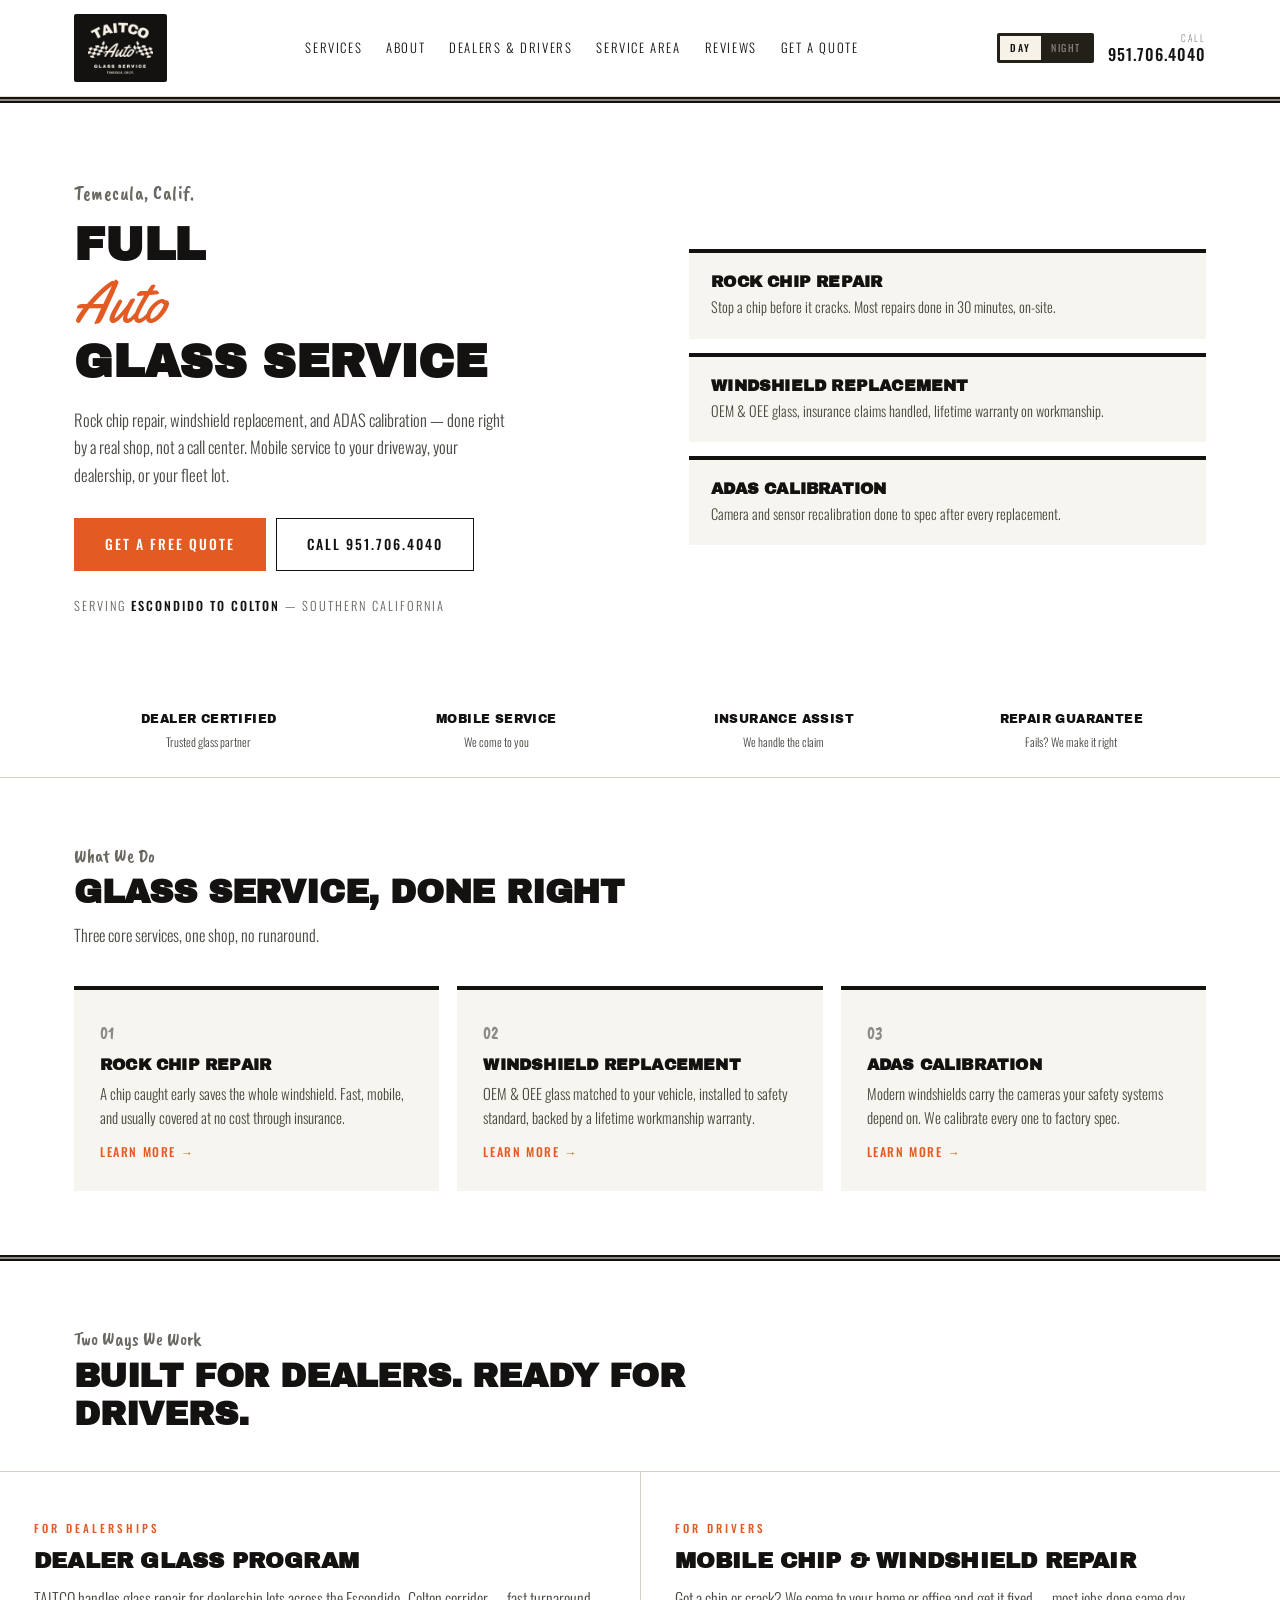
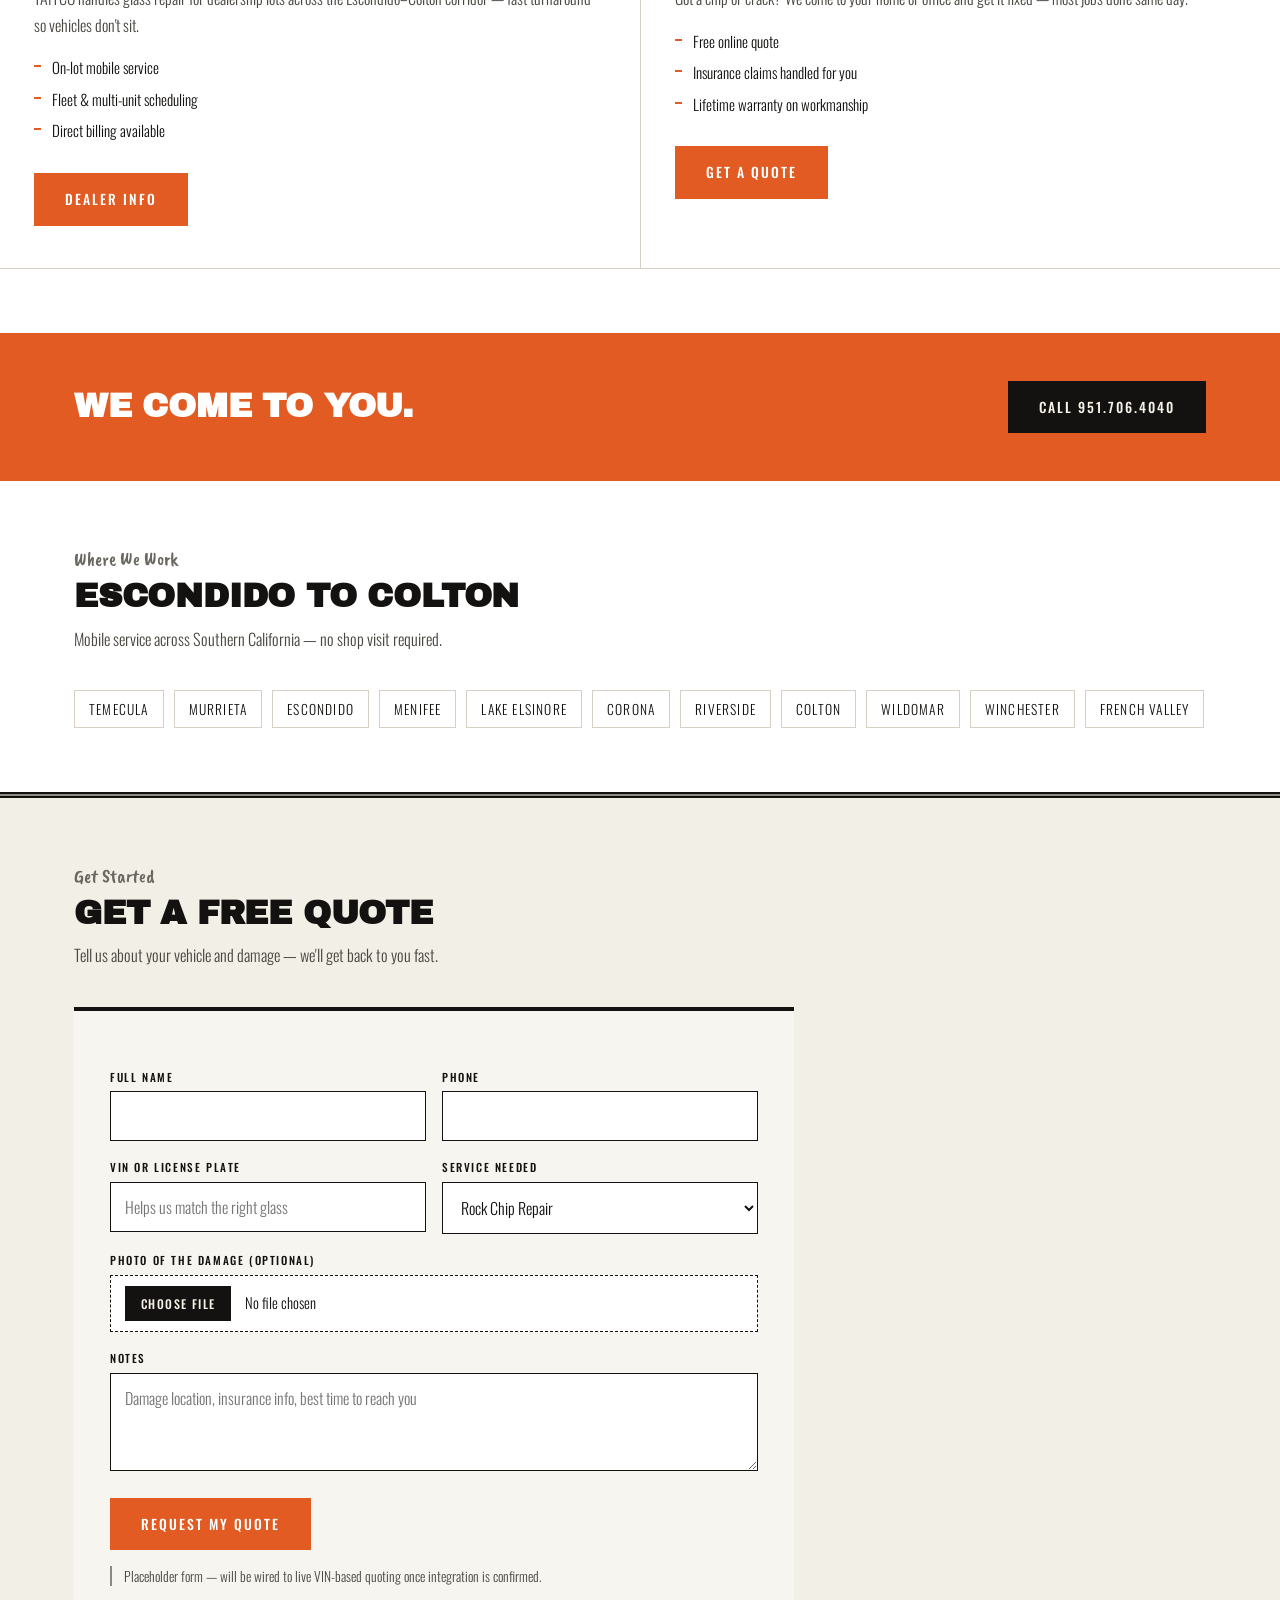
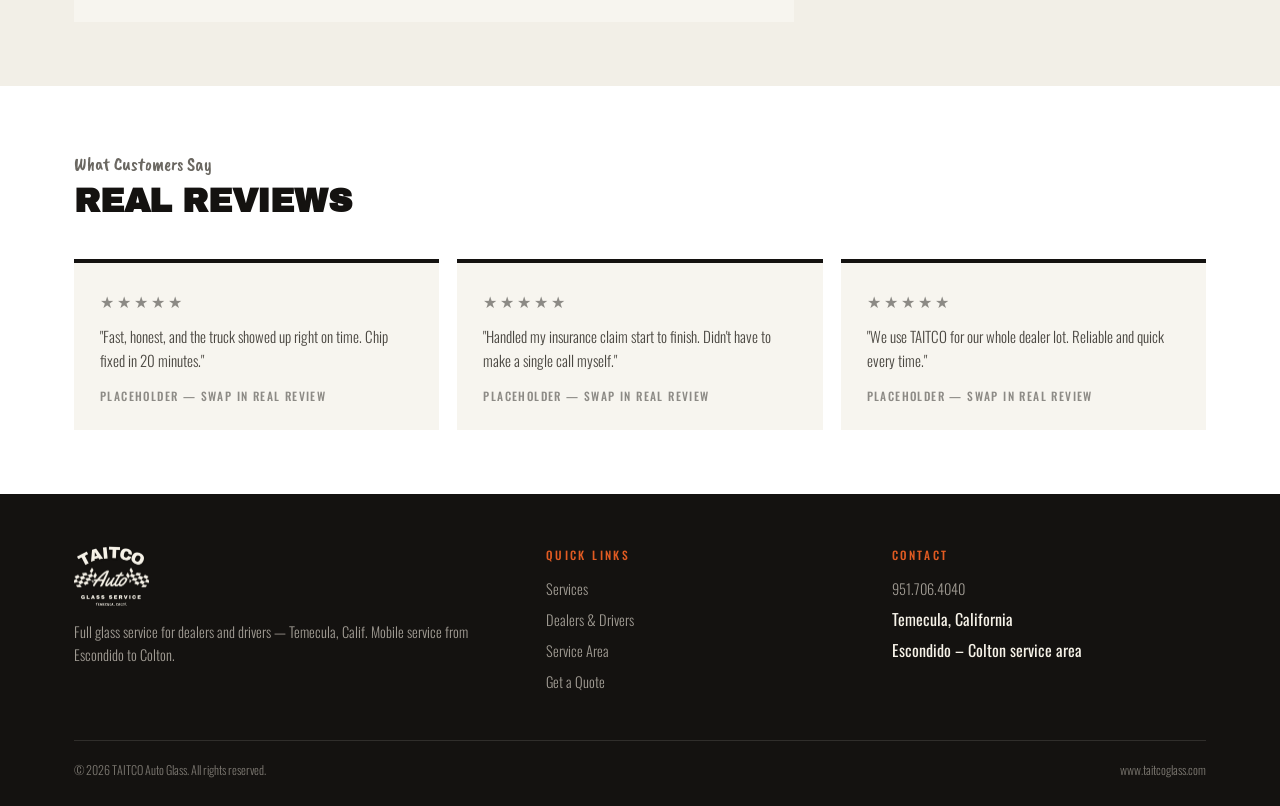
<file: index.html>
<!DOCTYPE html>
<html lang="en" data-theme="night">
<head>
<meta charset="UTF-8">
<meta name="viewport" content="width=device-width, initial-scale=1.0">
<title>TAITCO Auto Glass | Windshield Repair &amp; Replacement — Temecula, CA</title>
<meta name="description" content="TAITCO Auto Glass — rock chip repair, windshield replacement, and ADAS calibration for dealers and drivers from Escondido to Colton. Mobile service. Call 951.706.4040.">
<link rel="preconnect" href="https://fonts.googleapis.com">
<link href="https://fonts.googleapis.com/css2?family=Archivo+Black&family=Caveat+Brush&family=Oswald:wght@200;300;400;500;600&family=Yellowtail&display=swap" rel="stylesheet">
<link rel="icon" type="image/png" href="images/taitco-logo.png">
<link rel="stylesheet" href="css/style.css">
</head>
<body>

<header class="site-header">
  <div class="wrap">
    <div class="brand"><span class="logo-plate"><img src="images/taitco-logo.png" alt="TAITCO Auto Glass Service — Temecula, Calif." class="brand-mark"></span></div>
    <nav class="main-nav">
      <a href="#services">Services</a>
      <a href="about.html">About</a>
      <a href="#dealer-retail">Dealers &amp; Drivers</a>
      <a href="#service-area">Service Area</a>
      <a href="#reviews">Reviews</a>
      <a href="#quote">Get a Quote</a>
    </nav>
    <div class="header-right">
      <div class="theme-switch" role="group" aria-label="Display mode">
        <button id="btnDay" type="button" onclick="setTheme('day')">Day</button>
        <button id="btnNight" type="button" class="on" onclick="setTheme('night')">Night</button>
      </div>
      <a href="tel:9517064040" class="header-phone">
        <small>Call</small>
        951.706.4040
      </a>
      <button class="nav-toggle" id="navToggle" aria-label="Menu"><span></span><span></span><span></span></button>
    </div>
  </div>
  <nav class="mobile-nav" id="mobileNav">
    <a href="#services">Services</a>
    <a href="about.html">About</a>
    <a href="#dealer-retail">Dealers &amp; Drivers</a>
    <a href="#service-area">Service Area</a>
    <a href="#reviews">Reviews</a>
    <a href="#quote">Get a Quote</a>
  </nav>
</header>

<div class="pin"></div>

<!-- HERO -->
<section class="hero">
  <div class="wrap">
    <div>
      <span class="hero-eyebrow">Temecula, Calif.</span>
      <h1>Full <span class="script">Auto</span> Glass Service</h1>
      <p class="hero-sub">Rock chip repair, windshield replacement, and ADAS calibration — done right by a real shop, not a call center. Mobile service to your driveway, your dealership, or your fleet lot.</p>
      <div class="hero-actions">
        <a href="#quote" class="btn btn-primary">Get a Free Quote</a>
        <a href="tel:9517064040" class="btn btn-ghost">Call 951.706.4040</a>
      </div>
      <p class="hero-service-area">Serving <strong>Escondido to Colton</strong> &mdash; Southern California</p>
    </div>
    <div class="hero-services">
      <div class="hero-service-card">
        <h3>Rock Chip Repair</h3>
        <p>Stop a chip before it cracks. Most repairs done in 30 minutes, on-site.</p>
      </div>
      <div class="hero-service-card">
        <h3>Windshield Replacement</h3>
        <p>OEM &amp; OEE glass, insurance claims handled, lifetime warranty on workmanship.</p>
      </div>
      <div class="hero-service-card">
        <h3>ADAS Calibration</h3>
        <p>Camera and sensor recalibration done to spec after every replacement.</p>
      </div>
    </div>
  </div>
</section>

<!-- TRUST BAR -->
<div class="trust-bar">
  <div class="wrap">
    <div class="trust-item">Dealer Certified<span>Trusted glass partner</span></div>
    <div class="trust-item">Mobile Service<span>We come to you</span></div>
    <div class="trust-item">Insurance Assist<span>We handle the claim</span></div>
    <div class="trust-item">Repair Guarantee<span>Fails? We make it right</span></div>
  </div>
</div>

<!-- SERVICES -->
<section id="services">
  <div class="wrap">
    <div class="section-head">
      <span class="section-eyebrow">What We Do</span>
      <h2>Glass Service, Done Right</h2>
      <p>Three core services, one shop, no runaround.</p>
    </div>
    <div class="services-grid">
      <div class="service-card">
        <span class="num">01</span>
        <h3>Rock Chip Repair</h3>
        <p>A chip caught early saves the whole windshield. Fast, mobile, and usually covered at no cost through insurance.</p>
        <a href="services/rock-chip-repair.html" class="learn">Learn More &rarr;</a>
      </div>
      <div class="service-card">
        <span class="num">02</span>
        <h3>Windshield Replacement</h3>
        <p>OEM &amp; OEE glass matched to your vehicle, installed to safety standard, backed by a lifetime workmanship warranty.</p>
        <a href="services/windshield-replacement.html" class="learn">Learn More &rarr;</a>
      </div>
      <div class="service-card">
        <span class="num">03</span>
        <h3>ADAS Calibration</h3>
        <p>Modern windshields carry the cameras your safety systems depend on. We calibrate every one to factory spec.</p>
        <a href="services/adas-calibration.html" class="learn">Learn More &rarr;</a>
      </div>
    </div>
  </div>
</section>

<div class="pin"></div>

<!-- DEALER / RETAIL SPLIT -->
<section id="dealer-retail" class="split">
  <div class="wrap">
    <div class="section-head">
      <span class="section-eyebrow">Two Ways We Work</span>
      <h2>Built for Dealers. Ready for Drivers.</h2>
    </div>
  </div>
  <div class="split-grid">
    <div class="split-panel">
      <span class="tag">For Dealerships</span>
      <h3>Dealer Glass Program</h3>
      <p>TAITCO handles glass repair for dealership lots across the Escondido&ndash;Colton corridor &mdash; fast turnaround so vehicles don't sit.</p>
      <ul>
        <li>On-lot mobile service</li>
        <li>Fleet &amp; multi-unit scheduling</li>
        <li>Direct billing available</li>
      </ul>
      <a href="dealer.html" class="btn btn-primary">Dealer Info</a>
    </div>
    <div class="split-panel">
      <span class="tag">For Drivers</span>
      <h3>Mobile Chip &amp; Windshield Repair</h3>
      <p>Got a chip or crack? We come to your home or office and get it fixed &mdash; most jobs done same day.</p>
      <ul>
        <li>Free online quote</li>
        <li>Insurance claims handled for you</li>
        <li>Lifetime warranty on workmanship</li>
      </ul>
      <a href="#quote" class="btn btn-primary">Get a Quote</a>
    </div>
  </div>
</section>

<!-- MOBILE CALLOUT -->
<div class="mobile-callout">
  <div class="wrap">
    <h2 class="mt-0">We Come To You.</h2>
    <a href="tel:9517064040" class="btn btn-dark">Call 951.706.4040</a>
  </div>
</div>

<!-- SERVICE AREA -->
<section id="service-area">
  <div class="wrap">
    <div class="section-head">
      <span class="section-eyebrow">Where We Work</span>
      <h2>Escondido to Colton</h2>
      <p>Mobile service across Southern California — no shop visit required.</p>
    </div>
    <div class="area-list">
      <span>Temecula</span><span>Murrieta</span><span>Escondido</span><span>Menifee</span>
      <span>Lake Elsinore</span><span>Corona</span><span>Riverside</span><span>Colton</span>
      <span>Wildomar</span><span>Winchester</span><span>French Valley</span>
    </div>
  </div>
</section>

<div class="pin"></div>

<!-- QUOTE FORM -->
<section id="quote" class="quote-section">
  <div class="wrap">
    <div class="section-head">
      <span class="section-eyebrow">Get Started</span>
      <h2>Get a Free Quote</h2>
      <p>Tell us about your vehicle and damage — we'll get back to you fast.</p>
    </div>
    <div class="quote-box">
      <!-- OMEGA EDI WEB QUOTER — embed target -->
      <!-- Replace this form with Omega's embed snippet once API/embed method is confirmed -->
      <form id="quote-form">
        <div class="form-grid two-col">
          <div>
            <label for="name">Full Name</label>
            <input type="text" id="name" name="name" required>
          </div>
          <div>
            <label for="phone">Phone</label>
            <input type="tel" id="phone" name="phone" required>
          </div>
        </div>
        <div class="form-grid two-col" style="margin-top:18px;">
          <div>
            <label for="vin">VIN or License Plate</label>
            <input type="text" id="vin" name="vin" placeholder="Helps us match the right glass">
          </div>
          <div>
            <label for="service">Service Needed</label>
            <select id="service" name="service">
              <option>Rock Chip Repair</option>
              <option>Windshield Replacement</option>
              <option>ADAS Calibration</option>
              <option>Not Sure</option>
            </select>
          </div>
        </div>
        <div style="margin-top:18px;">
          <label for="damage-photo">Photo of the Damage (optional)</label>
          <input type="file" id="damage-photo" name="damage-photo" accept="image/*" capture="environment">
        </div>
        <div style="margin-top:18px;">
          <label for="notes">Notes</label>
          <textarea id="notes" name="notes" rows="3" placeholder="Damage location, insurance info, best time to reach you"></textarea>
        </div>
        <button type="submit" class="btn btn-primary" style="margin-top:22px;">Request My Quote</button>
      </form>
      <p class="quote-note">Placeholder form — will be wired to live VIN-based quoting once integration is confirmed.</p>
    </div>
  </div>
</section>

<!-- REVIEWS -->
<section id="reviews">
  <div class="wrap">
    <div class="section-head">
      <span class="section-eyebrow">What Customers Say</span>
      <h2>Real Reviews</h2>
    </div>
    <div class="reviews-grid">
      <div class="review-card">
        <div class="stars">&#9733;&#9733;&#9733;&#9733;&#9733;</div>
        <p>"Fast, honest, and the truck showed up right on time. Chip fixed in 20 minutes."</p>
        <div class="who">Placeholder — swap in real review</div>
      </div>
      <div class="review-card">
        <div class="stars">&#9733;&#9733;&#9733;&#9733;&#9733;</div>
        <p>"Handled my insurance claim start to finish. Didn't have to make a single call myself."</p>
        <div class="who">Placeholder — swap in real review</div>
      </div>
      <div class="review-card">
        <div class="stars">&#9733;&#9733;&#9733;&#9733;&#9733;</div>
        <p>"We use TAITCO for our whole dealer lot. Reliable and quick every time."</p>
        <div class="who">Placeholder — swap in real review</div>
      </div>
    </div>
  </div>
</section>

<!-- FOOTER -->
<footer class="site-footer">
  <div class="wrap">
    <div class="footer-grid">
      <div>
        <div class="brand" style="margin-bottom:14px;"><img src="images/taitco-logo.png" alt="TAITCO Auto Glass Service" class="brand-mark" style="height:60px"></div>
        <p>Full glass service for dealers and drivers &mdash; Temecula, Calif. Mobile service from Escondido to Colton.</p>
      </div>
      <div>
        <h4>Quick Links</h4>
        <ul>
          <li><a href="#services">Services</a></li>
          <li><a href="#dealer-retail">Dealers &amp; Drivers</a></li>
          <li><a href="#service-area">Service Area</a></li>
          <li><a href="#quote">Get a Quote</a></li>
        </ul>
      </div>
      <div>
        <h4>Contact</h4>
        <ul>
          <li><a href="tel:9517064040">951.706.4040</a></li>
          <li>Temecula, California</li>
          <li>Escondido &ndash; Colton service area</li>
        </ul>
      </div>
    </div>
    <div class="footer-bottom">
      <span>&copy; <span id="year"></span> TAITCO Auto Glass. All rights reserved.</span>
      <span>www.taitcoglass.com</span>
    </div>
  </div>
</footer>

<script src="js/main.js"></script>
</body>
</html>
</file>
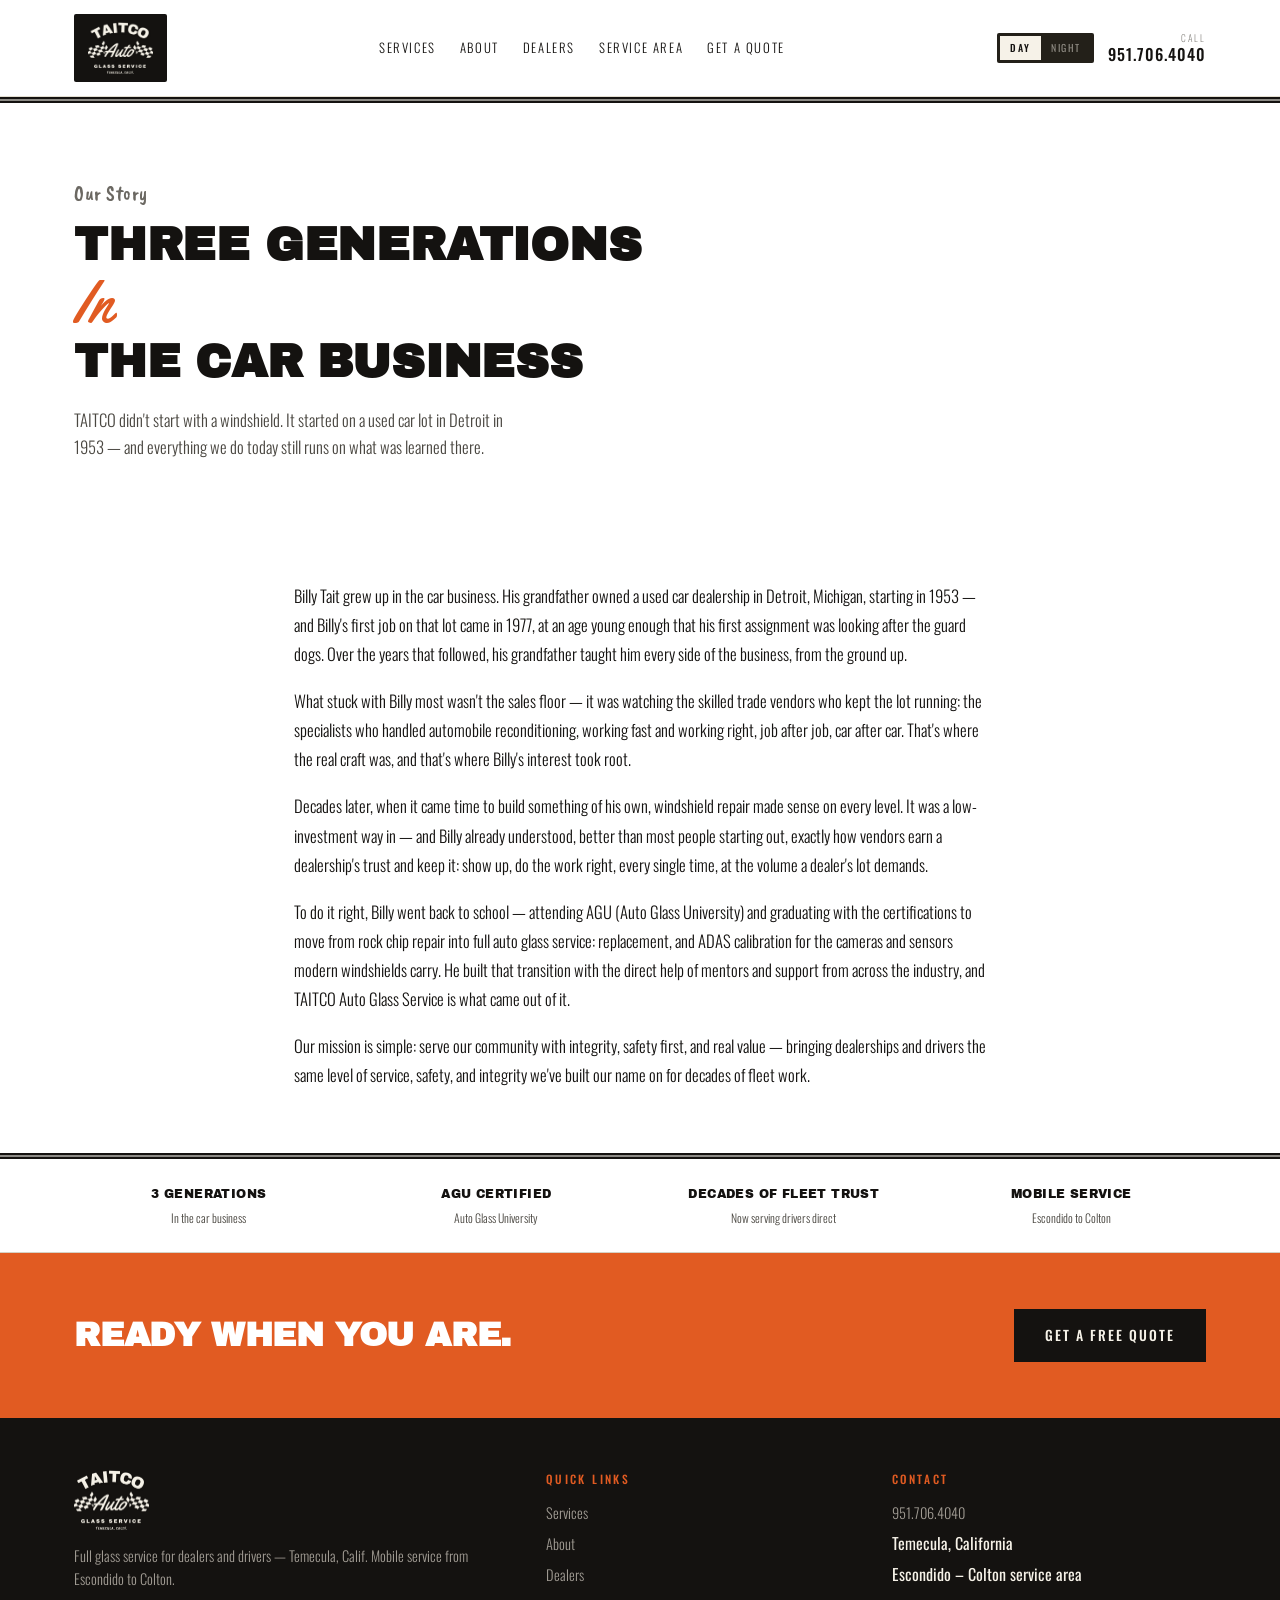
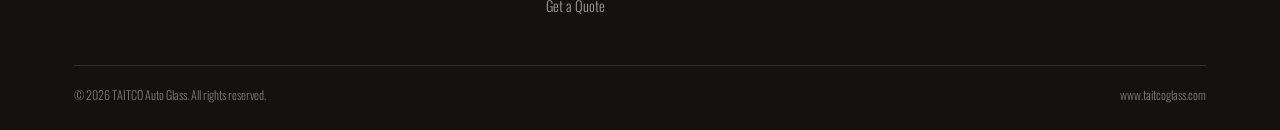
<file: about.html>
<!DOCTYPE html>
<html lang="en" data-theme="night">
<head>
<meta charset="UTF-8">
<meta name="viewport" content="width=device-width, initial-scale=1.0">
<title>About Us | TAITCO Auto Glass — Temecula, CA</title>
<meta name="description" content="Three generations in the car business. TAITCO Auto Glass brings decades of dealer-trusted service to every windshield repair and replacement in Temecula, CA.">
<link rel="icon" type="image/png" href="images/taitco-logo.png">
<link rel="preconnect" href="https://fonts.googleapis.com">
<link href="https://fonts.googleapis.com/css2?family=Archivo+Black&family=Caveat+Brush&family=Oswald:wght@200;300;400;500;600&family=Yellowtail&display=swap" rel="stylesheet">
<link rel="stylesheet" href="css/style.css">
</head>
<body>

<header class="site-header">
  <div class="wrap">
    <a href="index.html" class="brand"><span class="logo-plate"><img src="images/taitco-logo.png" alt="TAITCO Auto Glass Service — Temecula, Calif." class="brand-mark"></span></a>
    <nav class="main-nav">
      <a href="index.html#services">Services</a>
      <a href="about.html">About</a>
      <a href="dealer.html">Dealers</a>
      <a href="index.html#service-area">Service Area</a>
      <a href="index.html#quote">Get a Quote</a>
    </nav>
    <div class="header-right">
      <div class="theme-switch" role="group" aria-label="Display mode">
        <button id="btnDay" type="button" onclick="setTheme('day')">Day</button>
        <button id="btnNight" type="button" class="on" onclick="setTheme('night')">Night</button>
      </div>
      <a href="tel:9517064040" class="header-phone">
        <small>Call</small>
        951.706.4040
      </a>
      <button class="nav-toggle" id="navToggle" aria-label="Menu"><span></span><span></span><span></span></button>
    </div>
  </div>
  <nav class="mobile-nav" id="mobileNav">
    <a href="index.html#services">Services</a>
    <a href="about.html">About</a>
    <a href="dealer.html">Dealers</a>
    <a href="index.html#service-area">Service Area</a>
    <a href="index.html#quote">Get a Quote</a>
  </nav>
</header>

<div class="pin"></div>

<!-- ABOUT HERO -->
<section class="hero" style="padding-bottom:56px;">
  <div class="wrap" style="grid-template-columns:1fr">
    <div>
      <span class="hero-eyebrow">Our Story</span>
      <h1>Three Generations <span class="script">In</span> The Car Business</h1>
      <p class="hero-sub">TAITCO didn't start with a windshield. It started on a used car lot in Detroit in 1953 — and everything we do today still runs on what was learned there.</p>
    </div>
  </div>
</section>

<!-- FOUNDER STORY -->
<section>
  <div class="wrap longform">
    <p>
      Billy Tait grew up in the car business. His grandfather owned a used car dealership in Detroit, Michigan, starting in 1953 — and Billy's first job on that lot came in 1977, at an age young enough that his first assignment was looking after the guard dogs. Over the years that followed, his grandfather taught him every side of the business, from the ground up.
    </p>
    <p>
      What stuck with Billy most wasn't the sales floor — it was watching the skilled trade vendors who kept the lot running: the specialists who handled automobile reconditioning, working fast and working right, job after job, car after car. That's where the real craft was, and that's where Billy's interest took root.
    </p>
    <p>
      Decades later, when it came time to build something of his own, windshield repair made sense on every level. It was a low-investment way in — and Billy already understood, better than most people starting out, exactly how vendors earn a dealership's trust and keep it: show up, do the work right, every single time, at the volume a dealer's lot demands.
    </p>
    <p>
      To do it right, Billy went back to school — attending AGU (Auto Glass University) and graduating with the certifications to move from rock chip repair into full auto glass service: replacement, and ADAS calibration for the cameras and sensors modern windshields carry. He built that transition with the direct help of mentors and support from across the industry, and TAITCO Auto Glass Service is what came out of it.
    </p>
    <p>
      Our mission is simple: serve our community with integrity, safety first, and real value — bringing dealerships and drivers the same level of service, safety, and integrity we've built our name on for decades of fleet work.
    </p>
  </div>
</section>

<div class="pin"></div>

<!-- TRUST BAR -->
<div class="trust-bar">
  <div class="wrap">
    <div class="trust-item">3 Generations<span>In the car business</span></div>
    <div class="trust-item">AGU Certified<span>Auto Glass University</span></div>
    <div class="trust-item">Decades of Fleet Trust<span>Now serving drivers direct</span></div>
    <div class="trust-item">Mobile Service<span>Escondido to Colton</span></div>
  </div>
</div>

<!-- CTA -->
<section class="mobile-callout" style="padding:56px 0;">
  <div class="wrap">
    <h2 class="mt-0">Ready When You Are.</h2>
    <a href="index.html#quote" class="btn btn-dark">Get a Free Quote</a>
  </div>
</section>

<!-- FOOTER -->
<footer class="site-footer">
  <div class="wrap">
    <div class="footer-grid">
      <div>
        <div class="brand" style="margin-bottom:14px;"><img src="images/taitco-logo.png" alt="TAITCO Auto Glass Service" class="brand-mark" style="height:60px"></div>
        <p>Full glass service for dealers and drivers &mdash; Temecula, Calif. Mobile service from Escondido to Colton.</p>
      </div>
      <div>
        <h4>Quick Links</h4>
        <ul>
          <li><a href="index.html#services">Services</a></li>
          <li><a href="about.html">About</a></li>
          <li><a href="dealer.html">Dealers</a></li>
          <li><a href="index.html#quote">Get a Quote</a></li>
        </ul>
      </div>
      <div>
        <h4>Contact</h4>
        <ul>
          <li><a href="tel:9517064040">951.706.4040</a></li>
          <li>Temecula, California</li>
          <li>Escondido &ndash; Colton service area</li>
        </ul>
      </div>
    </div>
    <div class="footer-bottom">
      <span>&copy; <span id="year"></span> TAITCO Auto Glass. All rights reserved.</span>
      <span>www.taitcoglass.com</span>
    </div>
  </div>
</footer>

<script src="js/main.js"></script>
</body>
</html>
</file>
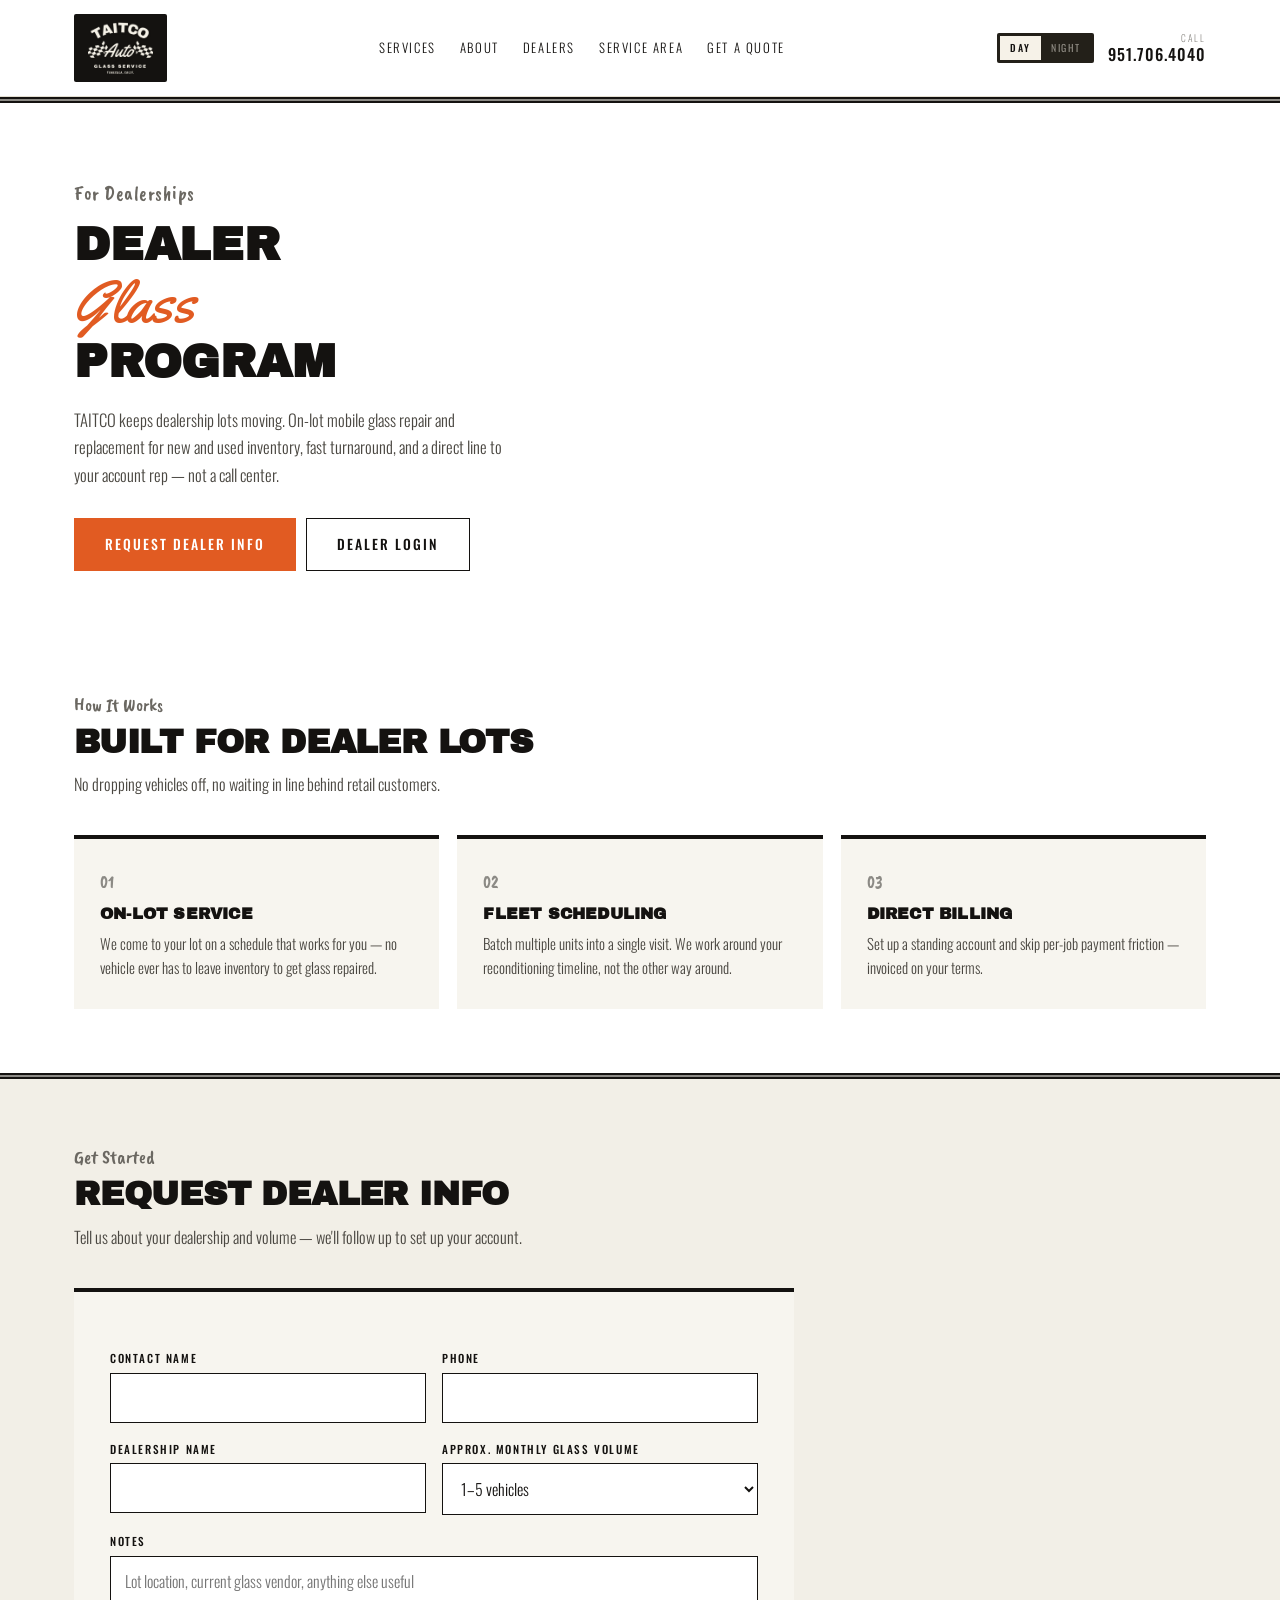
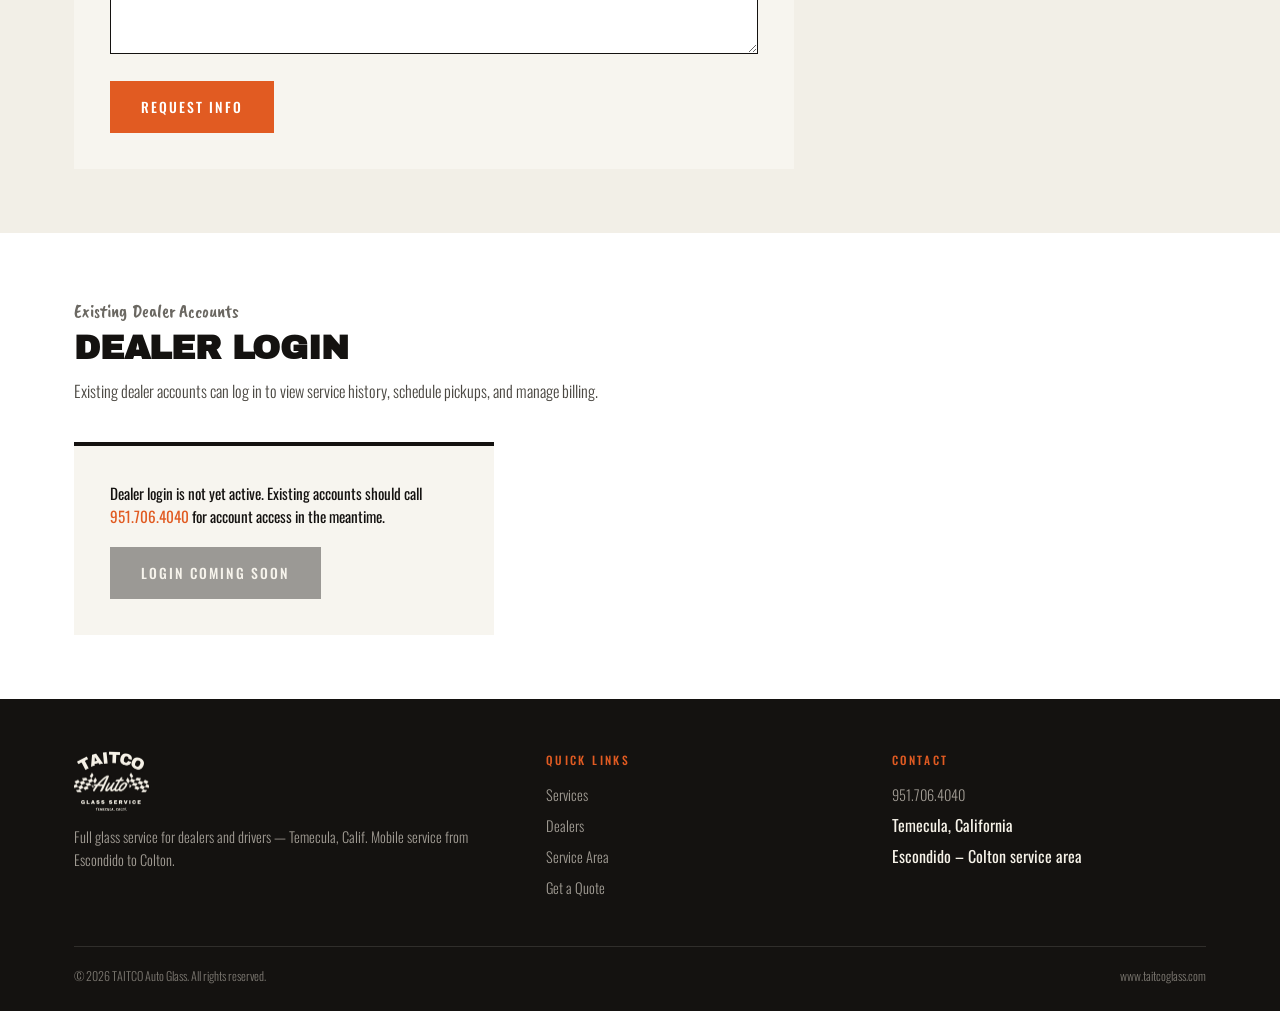
<file: dealer.html>
<!DOCTYPE html>
<html lang="en" data-theme="night">
<head>
<meta charset="UTF-8">
<meta name="viewport" content="width=device-width, initial-scale=1.0">
<title>Dealer Glass Program | TAITCO Auto Glass — Temecula, CA</title>
<meta name="description" content="TAITCO's dealer glass program — on-lot mobile glass repair and replacement for dealerships from Escondido to Colton. Fast turnaround, fleet scheduling, direct billing.">
<link rel="preconnect" href="https://fonts.googleapis.com">
<link href="https://fonts.googleapis.com/css2?family=Archivo+Black&family=Caveat+Brush&family=Oswald:wght@200;300;400;500;600&family=Yellowtail&display=swap" rel="stylesheet">
<link rel="icon" type="image/png" href="images/taitco-logo.png">
<link rel="stylesheet" href="css/style.css">
</head>
<body>

<header class="site-header">
  <div class="wrap">
    <a href="index.html" class="brand"><span class="logo-plate"><img src="images/taitco-logo.png" alt="TAITCO Auto Glass Service — Temecula, Calif." class="brand-mark"></span></a>
    <nav class="main-nav">
      <a href="index.html#services">Services</a>
      <a href="about.html">About</a>
      <a href="dealer.html">Dealers</a>
      <a href="index.html#service-area">Service Area</a>
      <a href="index.html#quote">Get a Quote</a>
    </nav>
    <div class="header-right">
      <div class="theme-switch" role="group" aria-label="Display mode">
        <button id="btnDay" type="button" onclick="setTheme('day')">Day</button>
        <button id="btnNight" type="button" class="on" onclick="setTheme('night')">Night</button>
      </div>
      <a href="tel:9517064040" class="header-phone">
        <small>Call</small>
        951.706.4040
      </a>
      <button class="nav-toggle" id="navToggle" aria-label="Menu"><span></span><span></span><span></span></button>
    </div>
  </div>
  <nav class="mobile-nav" id="mobileNav">
    <a href="index.html#services">Services</a>
    <a href="about.html">About</a>
    <a href="dealer.html">Dealers</a>
    <a href="index.html#service-area">Service Area</a>
    <a href="index.html#quote">Get a Quote</a>
  </nav>
</header>

<div class="pin"></div>

<!-- DEALER HERO -->
<section class="hero" style="padding-bottom:56px;">
  <div class="wrap" style="grid-template-columns:1fr">
    <div>
      <span class="hero-eyebrow">For Dealerships</span>
      <h1>Dealer <span class="script">Glass</span> Program</h1>
      <p class="hero-sub">TAITCO keeps dealership lots moving. On-lot mobile glass repair and replacement for new and used inventory, fast turnaround, and a direct line to your account rep &mdash; not a call center.</p>
      <div class="hero-actions">
        <a href="#dealer-request" class="btn btn-primary">Request Dealer Info</a>
        <a href="#dealer-login" class="btn btn-ghost">Dealer Login</a>
      </div>
    </div>
  </div>
</section>

<!-- PROGRAM DETAILS -->
<section>
  <div class="wrap">
    <div class="section-head">
      <span class="section-eyebrow">How It Works</span>
      <h2>Built For Dealer Lots</h2>
      <p>No dropping vehicles off, no waiting in line behind retail customers.</p>
    </div>
    <div class="services-grid">
      <div class="service-card">
        <span class="num">01</span>
        <h3>On-Lot Service</h3>
        <p>We come to your lot on a schedule that works for you &mdash; no vehicle ever has to leave inventory to get glass repaired.</p>
      </div>
      <div class="service-card">
        <span class="num">02</span>
        <h3>Fleet Scheduling</h3>
        <p>Batch multiple units into a single visit. We work around your reconditioning timeline, not the other way around.</p>
      </div>
      <div class="service-card">
        <span class="num">03</span>
        <h3>Direct Billing</h3>
        <p>Set up a standing account and skip per-job payment friction &mdash; invoiced on your terms.</p>
      </div>
    </div>
  </div>
</section>

<div class="pin"></div>

<!-- REQUEST INFO FORM (public) -->
<section id="dealer-request" class="quote-section">
  <div class="wrap">
    <div class="section-head">
      <span class="section-eyebrow">Get Started</span>
      <h2>Request Dealer Info</h2>
      <p>Tell us about your dealership and volume &mdash; we'll follow up to set up your account.</p>
    </div>
    <div class="quote-box">
      <form id="dealer-form">
        <div class="form-grid two-col">
          <div>
            <label for="dealer-name">Contact Name</label>
            <input type="text" id="dealer-name" name="dealer-name" required>
          </div>
          <div>
            <label for="dealer-phone">Phone</label>
            <input type="tel" id="dealer-phone" name="dealer-phone" required>
          </div>
        </div>
        <div class="form-grid two-col" style="margin-top:18px;">
          <div>
            <label for="dealership">Dealership Name</label>
            <input type="text" id="dealership" name="dealership" required>
          </div>
          <div>
            <label for="volume">Approx. Monthly Glass Volume</label>
            <select id="volume" name="volume">
              <option>1&ndash;5 vehicles</option>
              <option>6&ndash;15 vehicles</option>
              <option>16&ndash;30 vehicles</option>
              <option>30+ vehicles</option>
            </select>
          </div>
        </div>
        <div style="margin-top:18px;">
          <label for="dealer-notes">Notes</label>
          <textarea id="dealer-notes" name="dealer-notes" rows="3" placeholder="Lot location, current glass vendor, anything else useful"></textarea>
        </div>
        <button type="submit" class="btn btn-primary" style="margin-top:22px;">Request Info</button>
      </form>
    </div>
  </div>
</section>

<!-- DEALER LOGIN (gated — placeholder) -->
<section id="dealer-login">
  <div class="wrap">
    <div class="section-head">
      <span class="section-eyebrow">Existing Dealer Accounts</span>
      <h2>Dealer Login</h2>
      <p>Existing dealer accounts can log in to view service history, schedule pickups, and manage billing.</p>
    </div>
    <div class="quote-box" style="max-width:420px;">
      <p style="color:var(--gray); font-size:0.95rem;">Dealer login is not yet active. Existing accounts should call <a href="tel:9517064040" style="color:var(--orange);">951.706.4040</a> for account access in the meantime.</p>
      <button class="btn btn-dark" style="margin-top:20px;" disabled>Login Coming Soon</button>
    </div>
  </div>
</section>

<!-- FOOTER -->
<footer class="site-footer">
  <div class="wrap">
    <div class="footer-grid">
      <div>
        <div class="brand" style="margin-bottom:14px;"><img src="images/taitco-logo.png" alt="TAITCO Auto Glass Service" class="brand-mark" style="height:60px"></div>
        <p>Full glass service for dealers and drivers &mdash; Temecula, Calif. Mobile service from Escondido to Colton.</p>
      </div>
      <div>
        <h4>Quick Links</h4>
        <ul>
          <li><a href="index.html#services">Services</a></li>
          <li><a href="dealer.html">Dealers</a></li>
          <li><a href="index.html#service-area">Service Area</a></li>
          <li><a href="index.html#quote">Get a Quote</a></li>
        </ul>
      </div>
      <div>
        <h4>Contact</h4>
        <ul>
          <li><a href="tel:9517064040">951.706.4040</a></li>
          <li>Temecula, California</li>
          <li>Escondido &ndash; Colton service area</li>
        </ul>
      </div>
    </div>
    <div class="footer-bottom">
      <span>&copy; <span id="year"></span> TAITCO Auto Glass. All rights reserved.</span>
      <span>www.taitcoglass.com</span>
    </div>
  </div>
</footer>

<script src="js/main.js"></script>
</body>
</html>
</file>
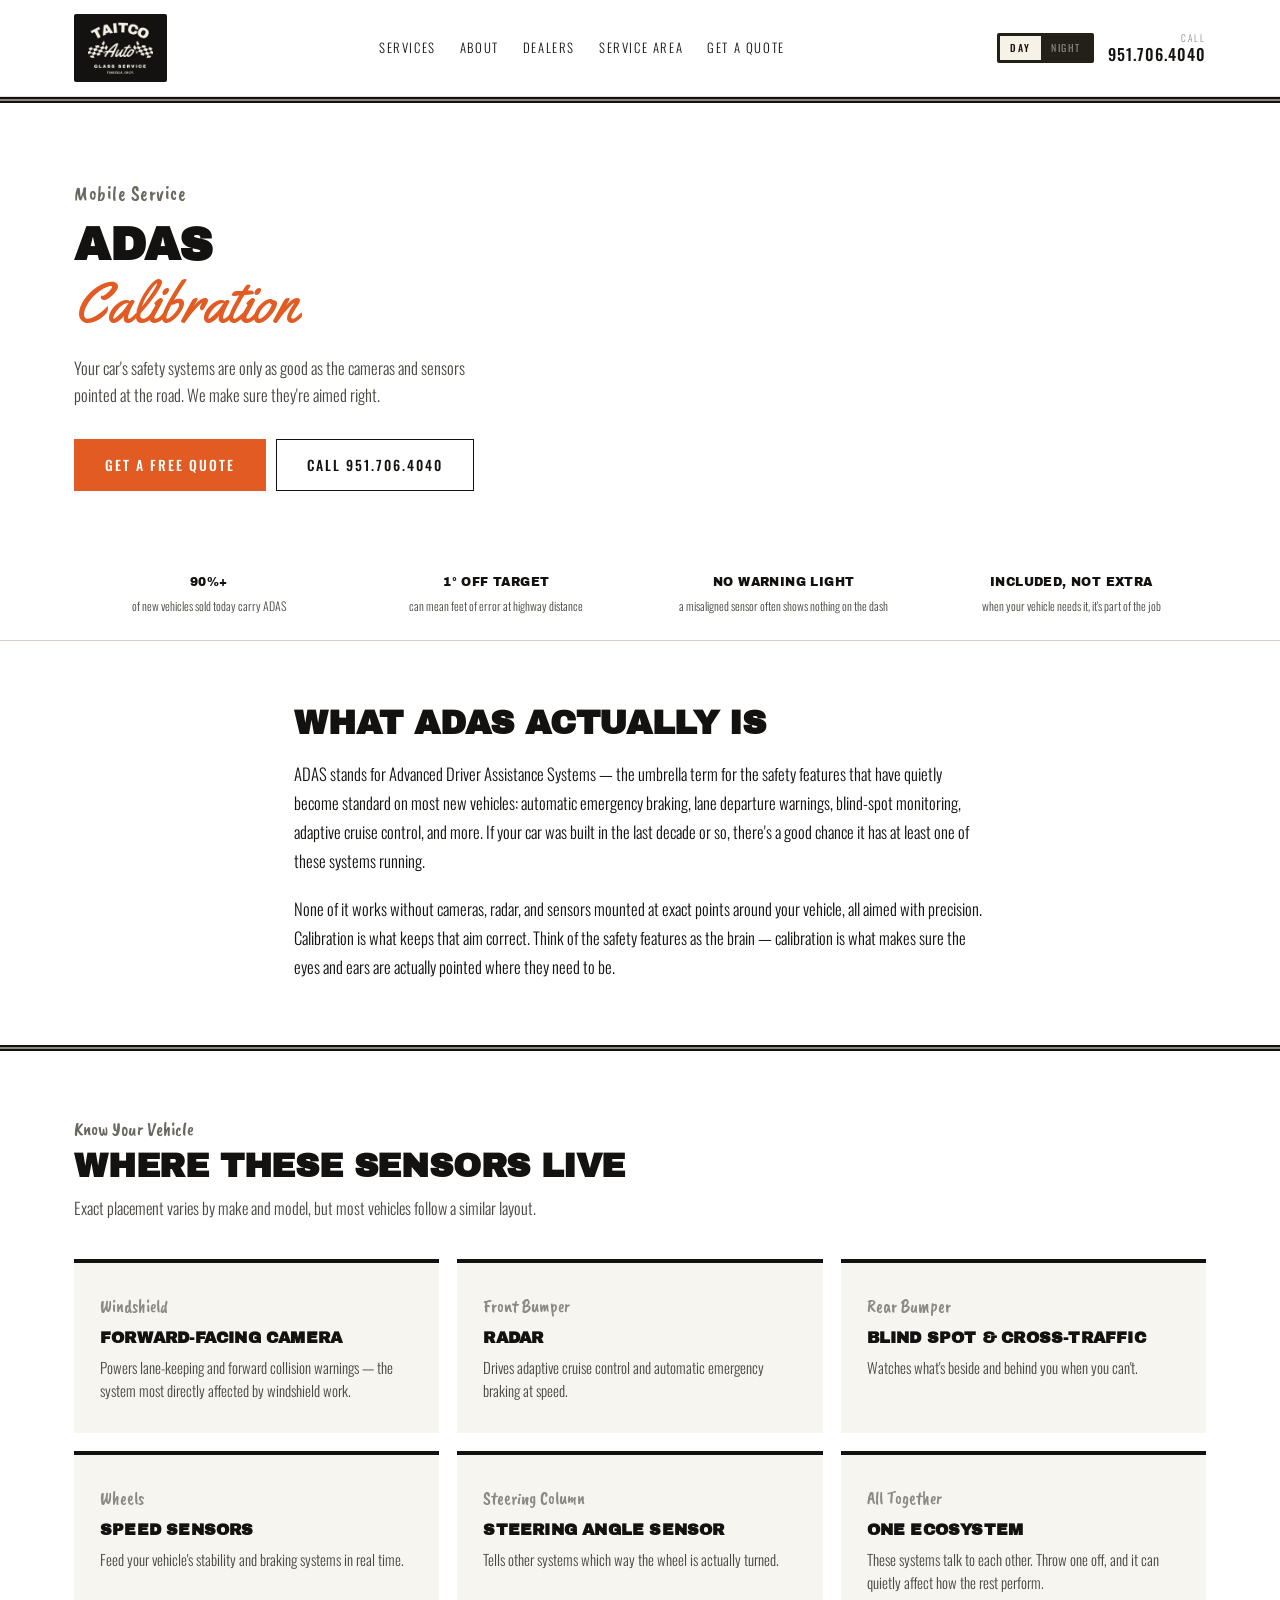
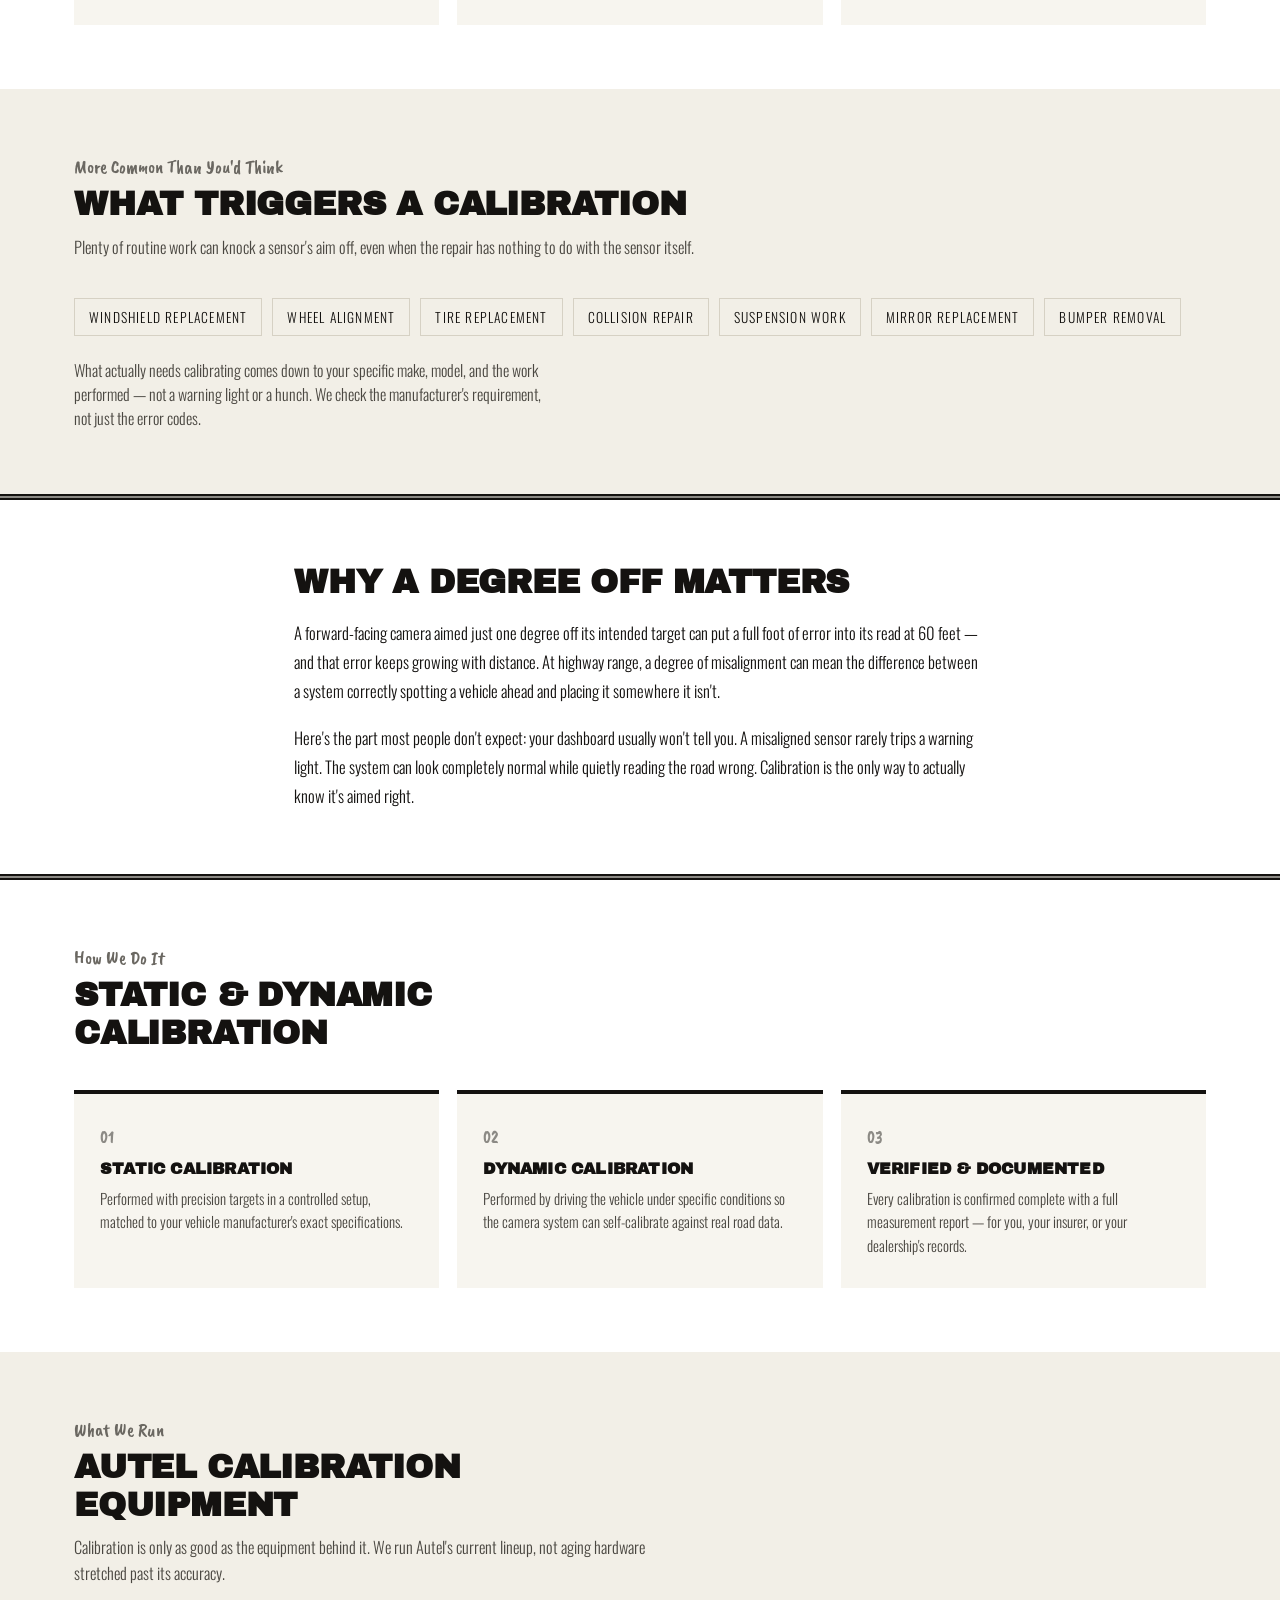
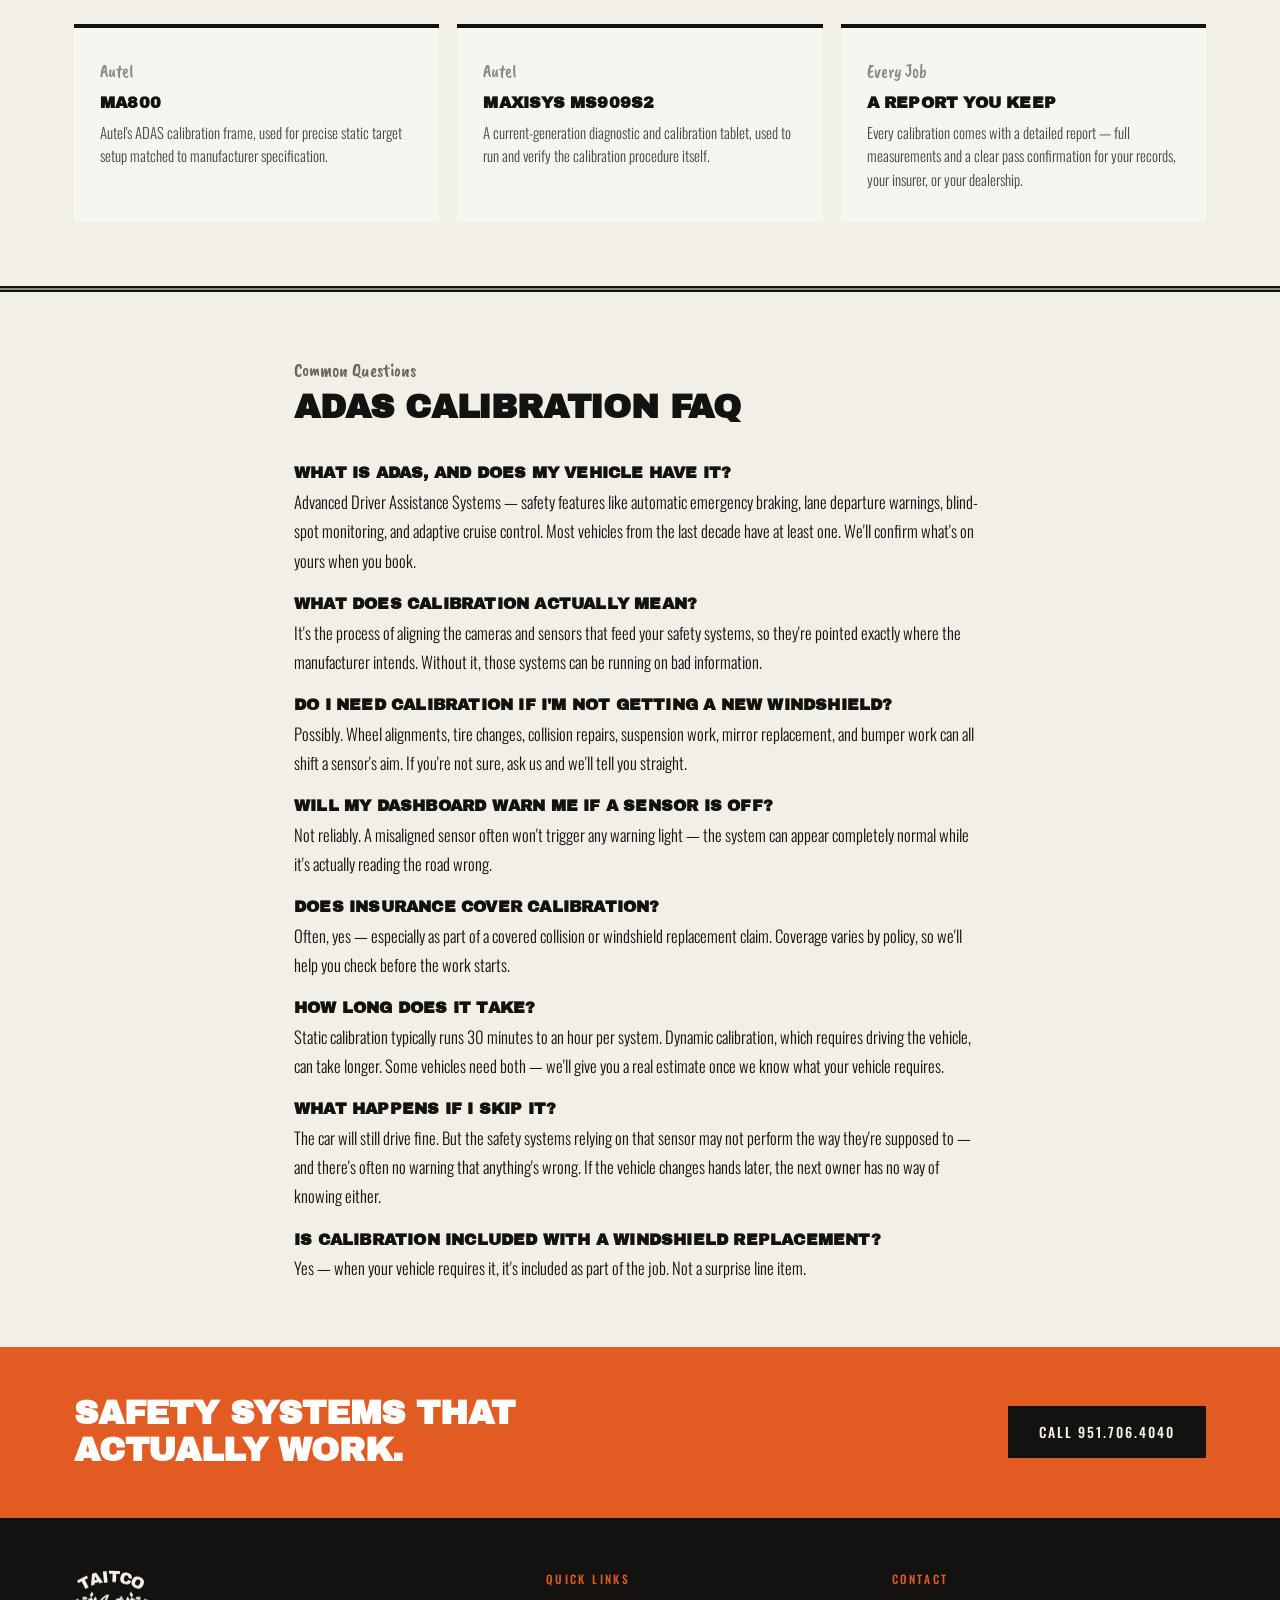
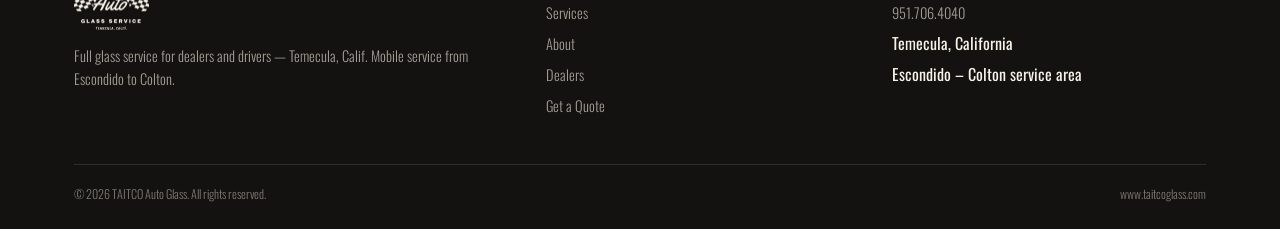
<file: services/adas-calibration.html>
<!DOCTYPE html>
<html lang="en" data-theme="night">
<head>
<meta charset="UTF-8">
<meta name="viewport" content="width=device-width, initial-scale=1.0">
<title>ADAS Calibration | TAITCO Auto Glass — Temecula, CA</title>
<meta name="description" content="Mobile ADAS calibration in Temecula, CA. What ADAS is, why it needs recalibrating, and how TAITCO gets your safety systems back to factory spec.">
<link rel="icon" type="image/png" href="../images/taitco-logo.png">
<link rel="preconnect" href="https://fonts.googleapis.com">
<link href="https://fonts.googleapis.com/css2?family=Archivo+Black&family=Caveat+Brush&family=Oswald:wght@200;300;400;500;600&family=Yellowtail&display=swap" rel="stylesheet">
<link rel="stylesheet" href="../css/style.css">
</head>
<body>

<header class="site-header">
  <div class="wrap">
    <a href="../index.html" class="brand"><span class="logo-plate"><img src="../images/taitco-logo.png" alt="TAITCO Auto Glass Service — Temecula, Calif." class="brand-mark"></span></a>
    <nav class="main-nav">
      <a href="../index.html#services">Services</a>
      <a href="../about.html">About</a>
      <a href="../dealer.html">Dealers</a>
      <a href="../index.html#service-area">Service Area</a>
      <a href="../index.html#quote">Get a Quote</a>
    </nav>
    <div class="header-right">
      <div class="theme-switch" role="group" aria-label="Display mode">
        <button id="btnDay" type="button" onclick="setTheme('day')">Day</button>
        <button id="btnNight" type="button" class="on" onclick="setTheme('night')">Night</button>
      </div>
      <a href="tel:9517064040" class="header-phone">
        <small>Call</small>
        951.706.4040
      </a>
      <button class="nav-toggle" id="navToggle" aria-label="Menu"><span></span><span></span><span></span></button>
    </div>
  </div>
  <nav class="mobile-nav" id="mobileNav">
    <a href="../index.html#services">Services</a>
    <a href="../about.html">About</a>
    <a href="../dealer.html">Dealers</a>
    <a href="../index.html#service-area">Service Area</a>
    <a href="../index.html#quote">Get a Quote</a>
  </nav>
</header>

<div class="pin"></div>

<section class="hero" style="padding-bottom:56px;">
  <div class="wrap" style="grid-template-columns:1fr">
    <div>
      <span class="hero-eyebrow">Mobile Service</span>
      <h1>ADAS <span class="script">Calibration</span></h1>
      <p class="hero-sub">Your car's safety systems are only as good as the cameras and sensors pointed at the road. We make sure they're aimed right.</p>
      <div class="hero-actions">
        <a href="../index.html#quote" class="btn btn-primary">Get a Free Quote</a>
        <a href="tel:9517064040" class="btn btn-ghost">Call 951.706.4040</a>
      </div>
    </div>
  </div>
</section>

<div class="trust-bar">
  <div class="wrap">
    <div class="trust-item">90%+<span>of new vehicles sold today carry ADAS</span></div>
    <div class="trust-item">1&deg; Off Target<span>can mean feet of error at highway distance</span></div>
    <div class="trust-item">No Warning Light<span>a misaligned sensor often shows nothing on the dash</span></div>
    <div class="trust-item">Included, Not Extra<span>when your vehicle needs it, it's part of the job</span></div>
  </div>
</div>

<section>
  <div class="wrap longform">
    <h2 style="margin-bottom:16px;">What ADAS Actually Is</h2>
    <p>
      ADAS stands for Advanced Driver Assistance Systems — the umbrella term for the safety features that have quietly become standard on most new vehicles: automatic emergency braking, lane departure warnings, blind-spot monitoring, adaptive cruise control, and more. If your car was built in the last decade or so, there's a good chance it has at least one of these systems running.
    </p>
    <p>
      None of it works without cameras, radar, and sensors mounted at exact points around your vehicle, all aimed with precision. Calibration is what keeps that aim correct. Think of the safety features as the brain — calibration is what makes sure the eyes and ears are actually pointed where they need to be.
    </p>
  </div>
</section>

<div class="pin"></div>

<section>
  <div class="wrap">
    <div class="section-head">
      <span class="section-eyebrow">Know Your Vehicle</span>
      <h2>Where These Sensors Live</h2>
      <p>Exact placement varies by make and model, but most vehicles follow a similar layout.</p>
    </div>
    <div class="services-grid">
      <div class="service-card">
        <span class="num">Windshield</span>
        <h3>Forward-Facing Camera</h3>
        <p>Powers lane-keeping and forward collision warnings — the system most directly affected by windshield work.</p>
      </div>
      <div class="service-card">
        <span class="num">Front Bumper</span>
        <h3>Radar</h3>
        <p>Drives adaptive cruise control and automatic emergency braking at speed.</p>
      </div>
      <div class="service-card">
        <span class="num">Rear Bumper</span>
        <h3>Blind Spot &amp; Cross-Traffic</h3>
        <p>Watches what's beside and behind you when you can't.</p>
      </div>
      <div class="service-card">
        <span class="num">Wheels</span>
        <h3>Speed Sensors</h3>
        <p>Feed your vehicle's stability and braking systems in real time.</p>
      </div>
      <div class="service-card">
        <span class="num">Steering Column</span>
        <h3>Steering Angle Sensor</h3>
        <p>Tells other systems which way the wheel is actually turned.</p>
      </div>
      <div class="service-card">
        <span class="num">All Together</span>
        <h3>One Ecosystem</h3>
        <p>These systems talk to each other. Throw one off, and it can quietly affect how the rest perform.</p>
      </div>
    </div>
  </div>
</section>

<section class="alt-bg">
  <div class="wrap">
    <div class="section-head">
      <span class="section-eyebrow">More Common Than You'd Think</span>
      <h2>What Triggers a Calibration</h2>
      <p>Plenty of routine work can knock a sensor's aim off, even when the repair has nothing to do with the sensor itself.</p>
    </div>
    <div class="area-list" style="margin-top:8px;">
      <span>Windshield Replacement</span><span>Wheel Alignment</span><span>Tire Replacement</span>
      <span>Collision Repair</span><span>Suspension Work</span><span>Mirror Replacement</span>
      <span>Bumper Removal</span>
    </div>
    <p style="margin-top:22px; color:var(--bodyText); font-weight:300; max-width:60ch;">
      What actually needs calibrating comes down to your specific make, model, and the work performed — not a warning light or a hunch. We check the manufacturer's requirement, not just the error codes.
    </p>
  </div>
</section>

<div class="pin"></div>

<section>
  <div class="wrap longform">
    <h2 style="margin-bottom:16px;">Why a Degree Off Matters</h2>
    <p>
      A forward-facing camera aimed just one degree off its intended target can put a full foot of error into its read at 60 feet — and that error keeps growing with distance. At highway range, a degree of misalignment can mean the difference between a system correctly spotting a vehicle ahead and placing it somewhere it isn't.
    </p>
    <p>
      Here's the part most people don't expect: your dashboard usually won't tell you. A misaligned sensor rarely trips a warning light. The system can look completely normal while quietly reading the road wrong. Calibration is the only way to actually know it's aimed right.
    </p>
  </div>
</section>

<div class="pin"></div>

<section>
  <div class="wrap">
    <div class="section-head">
      <span class="section-eyebrow">How We Do It</span>
      <h2>Static &amp; Dynamic Calibration</h2>
    </div>
    <div class="services-grid">
      <div class="service-card">
        <span class="num">01</span>
        <h3>Static Calibration</h3>
        <p>Performed with precision targets in a controlled setup, matched to your vehicle manufacturer's exact specifications.</p>
      </div>
      <div class="service-card">
        <span class="num">02</span>
        <h3>Dynamic Calibration</h3>
        <p>Performed by driving the vehicle under specific conditions so the camera system can self-calibrate against real road data.</p>
      </div>
      <div class="service-card">
        <span class="num">03</span>
        <h3>Verified &amp; Documented</h3>
        <p>Every calibration is confirmed complete with a full measurement report — for you, your insurer, or your dealership's records.</p>
      </div>
    </div>
  </div>
</section>

<section class="alt-bg">
  <div class="wrap">
    <div class="section-head">
      <span class="section-eyebrow">What We Run</span>
      <h2>Autel Calibration Equipment</h2>
      <p>Calibration is only as good as the equipment behind it. We run Autel's current lineup, not aging hardware stretched past its accuracy.</p>
    </div>
    <div class="services-grid">
      <div class="service-card">
        <span class="num">Autel</span>
        <h3>MA800</h3>
        <p>Autel's ADAS calibration frame, used for precise static target setup matched to manufacturer specification.</p>
      </div>
      <div class="service-card">
        <span class="num">Autel</span>
        <h3>MaxiSys MS909S2</h3>
        <p>A current-generation diagnostic and calibration tablet, used to run and verify the calibration procedure itself.</p>
      </div>
      <div class="service-card">
        <span class="num">Every Job</span>
        <h3>A Report You Keep</h3>
        <p>Every calibration comes with a detailed report — full measurements and a clear pass confirmation for your records, your insurer, or your dealership.</p>
      </div>
    </div>
  </div>
</section>

<div class="pin"></div>

<section class="alt-bg">
  <div class="wrap longform">
    <div class="section-head">
      <span class="section-eyebrow">Common Questions</span>
      <h2>ADAS Calibration FAQ</h2>
    </div>
    <div class="faq-list">
      <div>
        <h3>What is ADAS, and does my vehicle have it?</h3>
        <p>Advanced Driver Assistance Systems — safety features like automatic emergency braking, lane departure warnings, blind-spot monitoring, and adaptive cruise control. Most vehicles from the last decade have at least one. We'll confirm what's on yours when you book.</p>
      </div>
      <div>
        <h3>What does calibration actually mean?</h3>
        <p>It's the process of aligning the cameras and sensors that feed your safety systems, so they're pointed exactly where the manufacturer intends. Without it, those systems can be running on bad information.</p>
      </div>
      <div>
        <h3>Do I need calibration if I'm not getting a new windshield?</h3>
        <p>Possibly. Wheel alignments, tire changes, collision repairs, suspension work, mirror replacement, and bumper work can all shift a sensor's aim. If you're not sure, ask us and we'll tell you straight.</p>
      </div>
      <div>
        <h3>Will my dashboard warn me if a sensor is off?</h3>
        <p>Not reliably. A misaligned sensor often won't trigger any warning light — the system can appear completely normal while it's actually reading the road wrong.</p>
      </div>
      <div>
        <h3>Does insurance cover calibration?</h3>
        <p>Often, yes — especially as part of a covered collision or windshield replacement claim. Coverage varies by policy, so we'll help you check before the work starts.</p>
      </div>
      <div>
        <h3>How long does it take?</h3>
        <p>Static calibration typically runs 30 minutes to an hour per system. Dynamic calibration, which requires driving the vehicle, can take longer. Some vehicles need both — we'll give you a real estimate once we know what your vehicle requires.</p>
      </div>
      <div>
        <h3>What happens if I skip it?</h3>
        <p>The car will still drive fine. But the safety systems relying on that sensor may not perform the way they're supposed to — and there's often no warning that anything's wrong. If the vehicle changes hands later, the next owner has no way of knowing either.</p>
      </div>
      <div>
        <h3>Is calibration included with a windshield replacement?</h3>
        <p>Yes — when your vehicle requires it, it's included as part of the job. Not a surprise line item.</p>
      </div>
    </div>
  </div>
</section>

<div class="mobile-callout">
  <div class="wrap">
    <h2 class="mt-0">Safety Systems That Actually Work.</h2>
    <a href="tel:9517064040" class="btn btn-dark">Call 951.706.4040</a>
  </div>
</div>

<footer class="site-footer">
  <div class="wrap">
    <div class="footer-grid">
      <div>
        <div class="brand" style="margin-bottom:14px;"><img src="../images/taitco-logo.png" alt="TAITCO Auto Glass Service" class="brand-mark" style="height:60px"></div>
        <p>Full glass service for dealers and drivers &mdash; Temecula, Calif. Mobile service from Escondido to Colton.</p>
      </div>
      <div>
        <h4>Quick Links</h4>
        <ul>
          <li><a href="../index.html#services">Services</a></li>
          <li><a href="../about.html">About</a></li>
          <li><a href="../dealer.html">Dealers</a></li>
          <li><a href="../index.html#quote">Get a Quote</a></li>
        </ul>
      </div>
      <div>
        <h4>Contact</h4>
        <ul>
          <li><a href="tel:9517064040">951.706.4040</a></li>
          <li>Temecula, California</li>
          <li>Escondido &ndash; Colton service area</li>
        </ul>
      </div>
    </div>
    <div class="footer-bottom">
      <span>&copy; <span id="year"></span> TAITCO Auto Glass. All rights reserved.</span>
      <span>www.taitcoglass.com</span>
    </div>
  </div>
</footer>

<script src="../js/main.js"></script>
</body>
</html>
</file>
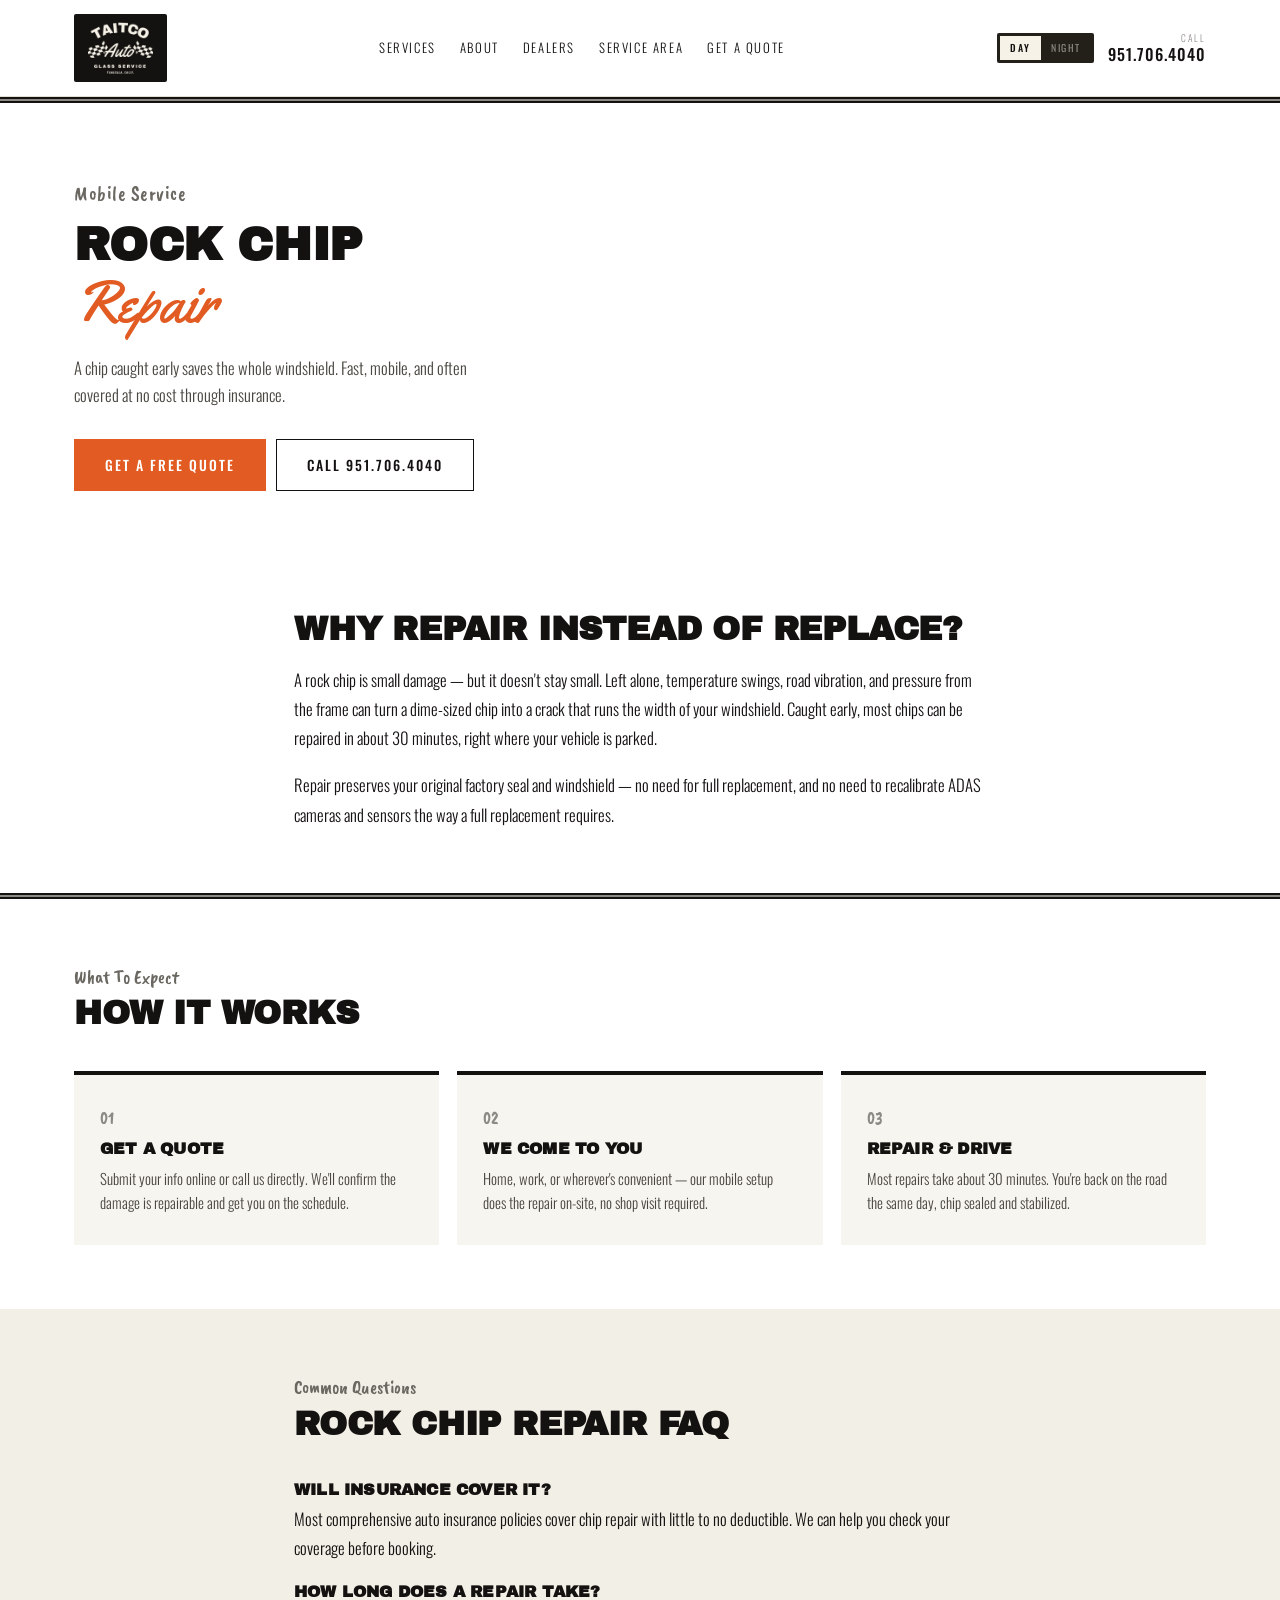
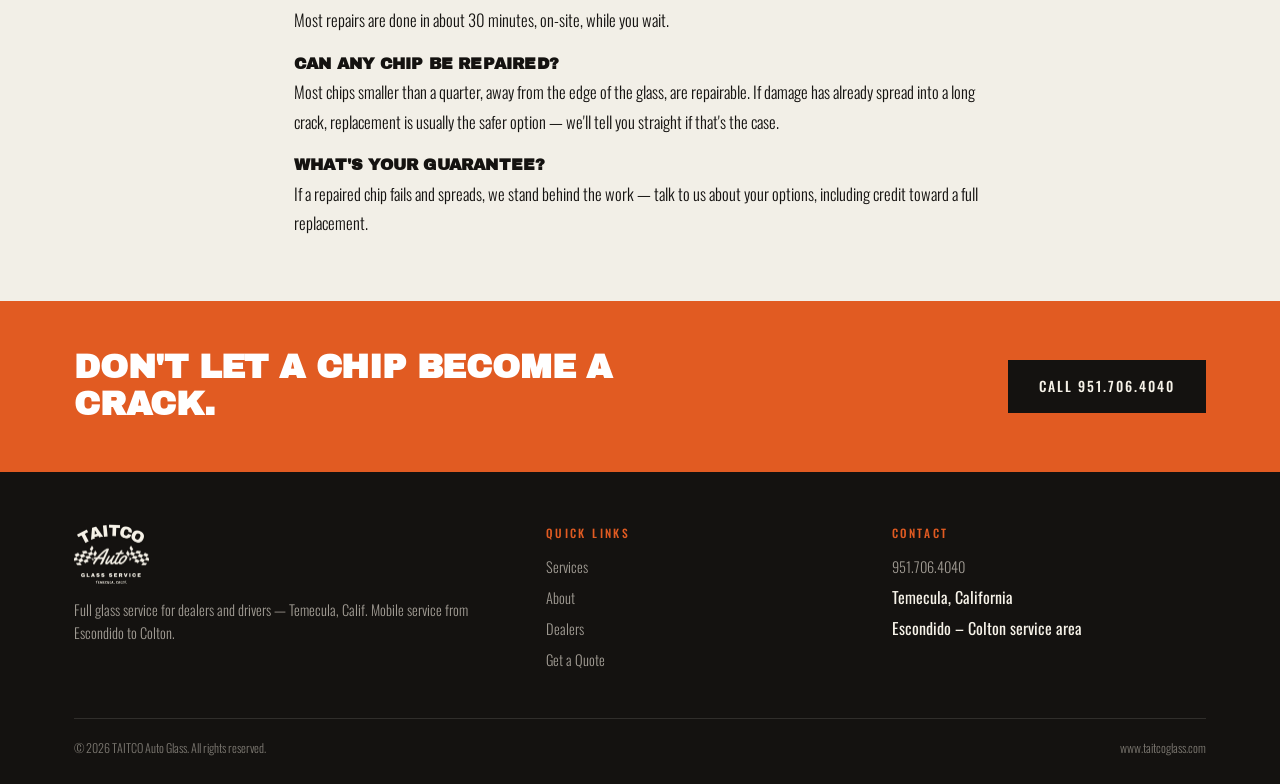
<file: services/rock-chip-repair.html>
<!DOCTYPE html>
<html lang="en" data-theme="night">
<head>
<meta charset="UTF-8">
<meta name="viewport" content="width=device-width, initial-scale=1.0">
<title>Rock Chip Repair | TAITCO Auto Glass — Temecula, CA</title>
<meta name="description" content="Mobile rock chip repair in Temecula, CA. Most repairs done in 30 minutes, often at no cost through insurance. TAITCO comes to you.">
<link rel="icon" type="image/png" href="../images/taitco-logo.png">
<link rel="preconnect" href="https://fonts.googleapis.com">
<link href="https://fonts.googleapis.com/css2?family=Archivo+Black&family=Caveat+Brush&family=Oswald:wght@200;300;400;500;600&family=Yellowtail&display=swap" rel="stylesheet">
<link rel="stylesheet" href="../css/style.css">
</head>
<body>

<header class="site-header">
  <div class="wrap">
    <a href="../index.html" class="brand"><span class="logo-plate"><img src="../images/taitco-logo.png" alt="TAITCO Auto Glass Service — Temecula, Calif." class="brand-mark"></span></a>
    <nav class="main-nav">
      <a href="../index.html#services">Services</a>
      <a href="../about.html">About</a>
      <a href="../dealer.html">Dealers</a>
      <a href="../index.html#service-area">Service Area</a>
      <a href="../index.html#quote">Get a Quote</a>
    </nav>
    <div class="header-right">
      <div class="theme-switch" role="group" aria-label="Display mode">
        <button id="btnDay" type="button" onclick="setTheme('day')">Day</button>
        <button id="btnNight" type="button" class="on" onclick="setTheme('night')">Night</button>
      </div>
      <a href="tel:9517064040" class="header-phone">
        <small>Call</small>
        951.706.4040
      </a>
      <button class="nav-toggle" id="navToggle" aria-label="Menu"><span></span><span></span><span></span></button>
    </div>
  </div>
  <nav class="mobile-nav" id="mobileNav">
    <a href="../index.html#services">Services</a>
    <a href="../about.html">About</a>
    <a href="../dealer.html">Dealers</a>
    <a href="../index.html#service-area">Service Area</a>
    <a href="../index.html#quote">Get a Quote</a>
  </nav>
</header>

<div class="pin"></div>

<section class="hero" style="padding-bottom:56px;">
  <div class="wrap" style="grid-template-columns:1fr">
    <div>
      <span class="hero-eyebrow">Mobile Service</span>
      <h1>Rock Chip <span class="script">Repair</span></h1>
      <p class="hero-sub">A chip caught early saves the whole windshield. Fast, mobile, and often covered at no cost through insurance.</p>
      <div class="hero-actions">
        <a href="../index.html#quote" class="btn btn-primary">Get a Free Quote</a>
        <a href="tel:9517064040" class="btn btn-ghost">Call 951.706.4040</a>
      </div>
    </div>
  </div>
</section>

<section>
  <div class="wrap longform">
    <h2 style="margin-bottom:16px;">Why Repair Instead of Replace?</h2>
    <p>
      A rock chip is small damage — but it doesn't stay small. Left alone, temperature swings, road vibration, and pressure from the frame can turn a dime-sized chip into a crack that runs the width of your windshield. Caught early, most chips can be repaired in about 30 minutes, right where your vehicle is parked.
    </p>
    <p>
      Repair preserves your original factory seal and windshield — no need for full replacement, and no need to recalibrate ADAS cameras and sensors the way a full replacement requires.
    </p>
  </div>
</section>

<div class="pin"></div>

<section>
  <div class="wrap">
    <div class="section-head">
      <span class="section-eyebrow">What To Expect</span>
      <h2>How It Works</h2>
    </div>
    <div class="services-grid">
      <div class="service-card">
        <span class="num">01</span>
        <h3>Get a Quote</h3>
        <p>Submit your info online or call us directly. We'll confirm the damage is repairable and get you on the schedule.</p>
      </div>
      <div class="service-card">
        <span class="num">02</span>
        <h3>We Come to You</h3>
        <p>Home, work, or wherever's convenient — our mobile setup does the repair on-site, no shop visit required.</p>
      </div>
      <div class="service-card">
        <span class="num">03</span>
        <h3>Repair &amp; Drive</h3>
        <p>Most repairs take about 30 minutes. You're back on the road the same day, chip sealed and stabilized.</p>
      </div>
    </div>
  </div>
</section>

<!-- FAQ -->
<section class="alt-bg">
  <div class="wrap longform">
    <div class="section-head">
      <span class="section-eyebrow">Common Questions</span>
      <h2>Rock Chip Repair FAQ</h2>
    </div>
    <div class="faq-list">
      <div>
        <h3>Will insurance cover it?</h3>
        <p>Most comprehensive auto insurance policies cover chip repair with little to no deductible. We can help you check your coverage before booking.</p>
      </div>
      <div>
        <h3>How long does a repair take?</h3>
        <p>Most repairs are done in about 30 minutes, on-site, while you wait.</p>
      </div>
      <div>
        <h3>Can any chip be repaired?</h3>
        <p>Most chips smaller than a quarter, away from the edge of the glass, are repairable. If damage has already spread into a long crack, replacement is usually the safer option — we'll tell you straight if that's the case.</p>
      </div>
      <div>
        <h3>What's your guarantee?</h3>
        <p>If a repaired chip fails and spreads, we stand behind the work — talk to us about your options, including credit toward a full replacement.</p>
      </div>
    </div>
  </div>
</section>

<div class="mobile-callout">
  <div class="wrap">
    <h2 class="mt-0">Don't Let a Chip Become a Crack.</h2>
    <a href="tel:9517064040" class="btn btn-dark">Call 951.706.4040</a>
  </div>
</div>

<footer class="site-footer">
  <div class="wrap">
    <div class="footer-grid">
      <div>
        <div class="brand" style="margin-bottom:14px;"><img src="../images/taitco-logo.png" alt="TAITCO Auto Glass Service" class="brand-mark" style="height:60px"></div>
        <p>Full glass service for dealers and drivers &mdash; Temecula, Calif. Mobile service from Escondido to Colton.</p>
      </div>
      <div>
        <h4>Quick Links</h4>
        <ul>
          <li><a href="../index.html#services">Services</a></li>
          <li><a href="../about.html">About</a></li>
          <li><a href="../dealer.html">Dealers</a></li>
          <li><a href="../index.html#quote">Get a Quote</a></li>
        </ul>
      </div>
      <div>
        <h4>Contact</h4>
        <ul>
          <li><a href="tel:9517064040">951.706.4040</a></li>
          <li>Temecula, California</li>
          <li>Escondido &ndash; Colton service area</li>
        </ul>
      </div>
    </div>
    <div class="footer-bottom">
      <span>&copy; <span id="year"></span> TAITCO Auto Glass. All rights reserved.</span>
      <span>www.taitcoglass.com</span>
    </div>
  </div>
</footer>

<script src="../js/main.js"></script>
</body>
</html>
</file>
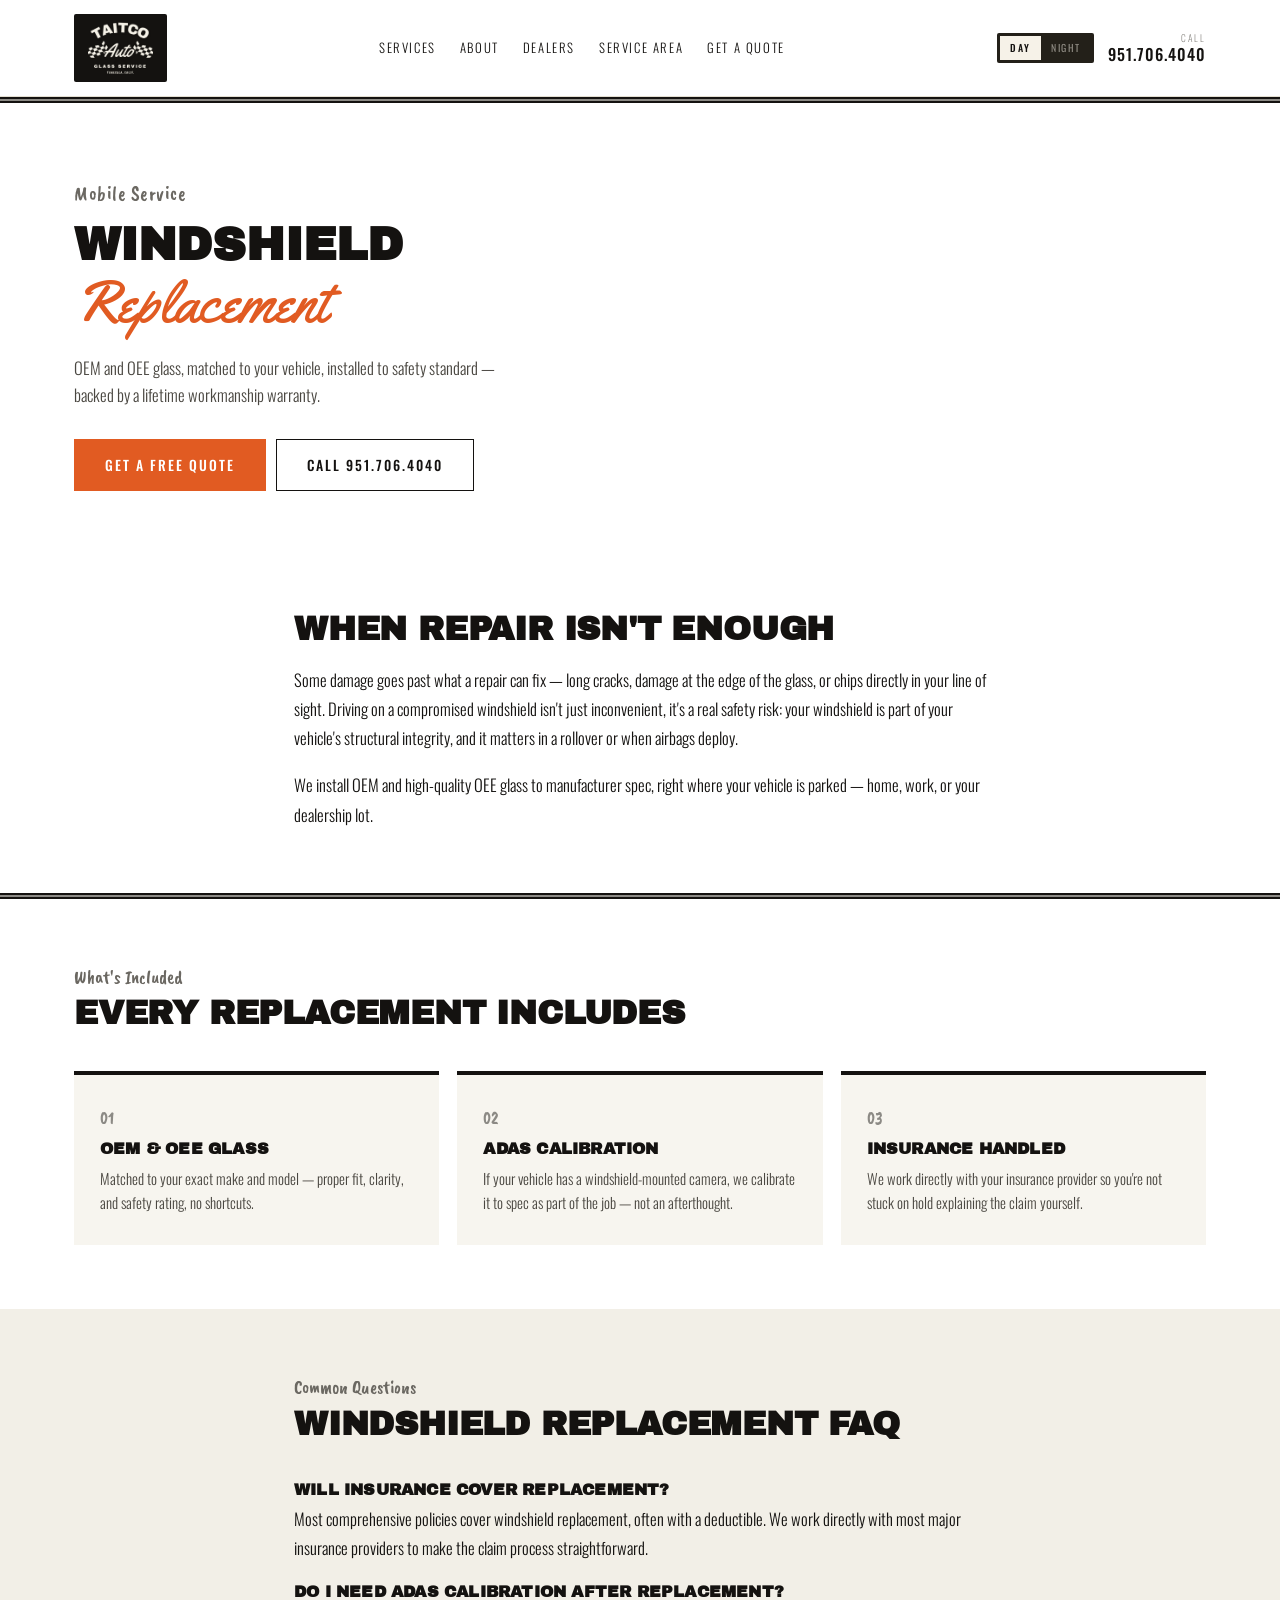
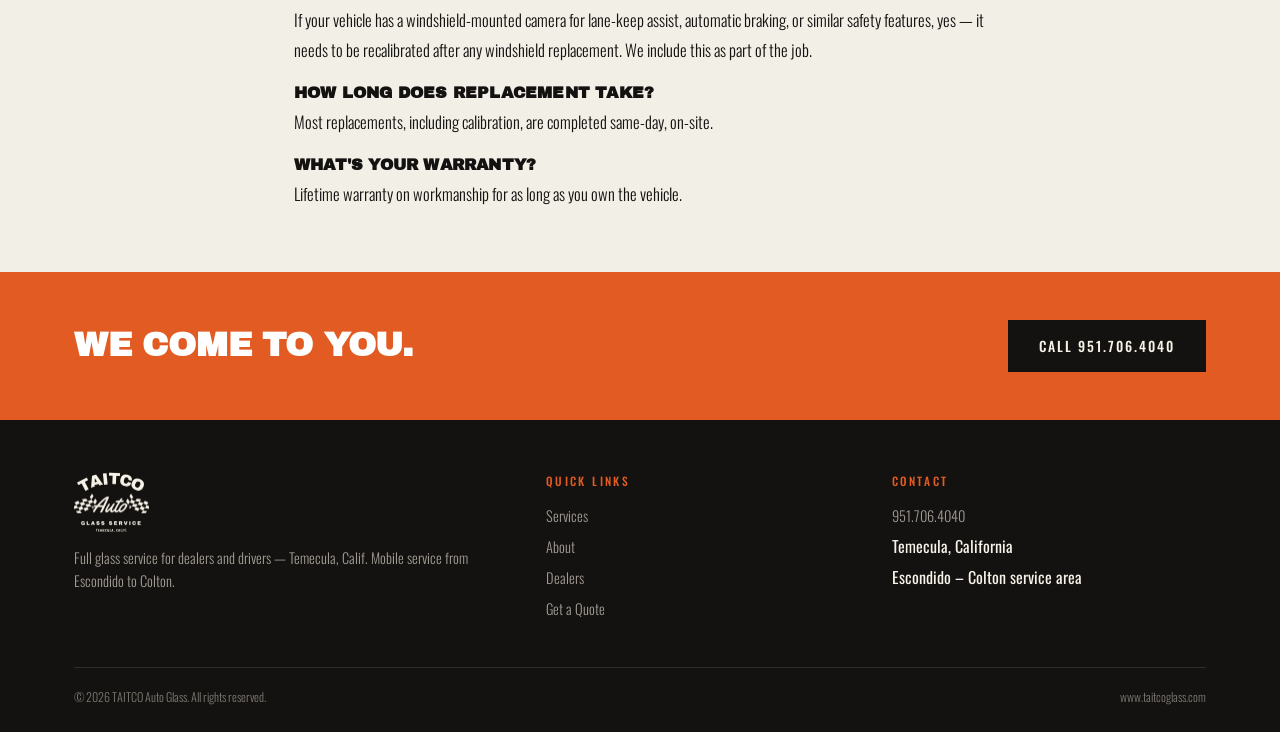
<file: services/windshield-replacement.html>
<!DOCTYPE html>
<html lang="en" data-theme="night">
<head>
<meta charset="UTF-8">
<meta name="viewport" content="width=device-width, initial-scale=1.0">
<title>Windshield Replacement | TAITCO Auto Glass — Temecula, CA</title>
<meta name="description" content="Mobile windshield replacement in Temecula, CA. OEM and OEE glass, insurance claims handled, lifetime warranty on workmanship. We come to you.">
<link rel="icon" type="image/png" href="../images/taitco-logo.png">
<link rel="preconnect" href="https://fonts.googleapis.com">
<link href="https://fonts.googleapis.com/css2?family=Archivo+Black&family=Caveat+Brush&family=Oswald:wght@200;300;400;500;600&family=Yellowtail&display=swap" rel="stylesheet">
<link rel="stylesheet" href="../css/style.css">
</head>
<body>

<header class="site-header">
  <div class="wrap">
    <a href="../index.html" class="brand"><span class="logo-plate"><img src="../images/taitco-logo.png" alt="TAITCO Auto Glass Service — Temecula, Calif." class="brand-mark"></span></a>
    <nav class="main-nav">
      <a href="../index.html#services">Services</a>
      <a href="../about.html">About</a>
      <a href="../dealer.html">Dealers</a>
      <a href="../index.html#service-area">Service Area</a>
      <a href="../index.html#quote">Get a Quote</a>
    </nav>
    <div class="header-right">
      <div class="theme-switch" role="group" aria-label="Display mode">
        <button id="btnDay" type="button" onclick="setTheme('day')">Day</button>
        <button id="btnNight" type="button" class="on" onclick="setTheme('night')">Night</button>
      </div>
      <a href="tel:9517064040" class="header-phone">
        <small>Call</small>
        951.706.4040
      </a>
      <button class="nav-toggle" id="navToggle" aria-label="Menu"><span></span><span></span><span></span></button>
    </div>
  </div>
  <nav class="mobile-nav" id="mobileNav">
    <a href="../index.html#services">Services</a>
    <a href="../about.html">About</a>
    <a href="../dealer.html">Dealers</a>
    <a href="../index.html#service-area">Service Area</a>
    <a href="../index.html#quote">Get a Quote</a>
  </nav>
</header>

<div class="pin"></div>

<section class="hero" style="padding-bottom:56px;">
  <div class="wrap" style="grid-template-columns:1fr">
    <div>
      <span class="hero-eyebrow">Mobile Service</span>
      <h1>Windshield <span class="script">Replacement</span></h1>
      <p class="hero-sub">OEM and OEE glass, matched to your vehicle, installed to safety standard — backed by a lifetime workmanship warranty.</p>
      <div class="hero-actions">
        <a href="../index.html#quote" class="btn btn-primary">Get a Free Quote</a>
        <a href="tel:9517064040" class="btn btn-ghost">Call 951.706.4040</a>
      </div>
    </div>
  </div>
</section>

<section>
  <div class="wrap longform">
    <h2 style="margin-bottom:16px;">When Repair Isn't Enough</h2>
    <p>
      Some damage goes past what a repair can fix — long cracks, damage at the edge of the glass, or chips directly in your line of sight. Driving on a compromised windshield isn't just inconvenient, it's a real safety risk: your windshield is part of your vehicle's structural integrity, and it matters in a rollover or when airbags deploy.
    </p>
    <p>
      We install OEM and high-quality OEE glass to manufacturer spec, right where your vehicle is parked — home, work, or your dealership lot.
    </p>
  </div>
</section>

<div class="pin"></div>

<section>
  <div class="wrap">
    <div class="section-head">
      <span class="section-eyebrow">What's Included</span>
      <h2>Every Replacement Includes</h2>
    </div>
    <div class="services-grid">
      <div class="service-card">
        <span class="num">01</span>
        <h3>OEM &amp; OEE Glass</h3>
        <p>Matched to your exact make and model — proper fit, clarity, and safety rating, no shortcuts.</p>
      </div>
      <div class="service-card">
        <span class="num">02</span>
        <h3>ADAS Calibration</h3>
        <p>If your vehicle has a windshield-mounted camera, we calibrate it to spec as part of the job — not an afterthought.</p>
      </div>
      <div class="service-card">
        <span class="num">03</span>
        <h3>Insurance Handled</h3>
        <p>We work directly with your insurance provider so you're not stuck on hold explaining the claim yourself.</p>
      </div>
    </div>
  </div>
</section>

<section class="alt-bg">
  <div class="wrap longform">
    <div class="section-head">
      <span class="section-eyebrow">Common Questions</span>
      <h2>Windshield Replacement FAQ</h2>
    </div>
    <div class="faq-list">
      <div>
        <h3>Will insurance cover replacement?</h3>
        <p>Most comprehensive policies cover windshield replacement, often with a deductible. We work directly with most major insurance providers to make the claim process straightforward.</p>
      </div>
      <div>
        <h3>Do I need ADAS calibration after replacement?</h3>
        <p>If your vehicle has a windshield-mounted camera for lane-keep assist, automatic braking, or similar safety features, yes — it needs to be recalibrated after any windshield replacement. We include this as part of the job.</p>
      </div>
      <div>
        <h3>How long does replacement take?</h3>
        <p>Most replacements, including calibration, are completed same-day, on-site.</p>
      </div>
      <div>
        <h3>What's your warranty?</h3>
        <p>Lifetime warranty on workmanship for as long as you own the vehicle.</p>
      </div>
    </div>
  </div>
</section>

<div class="mobile-callout">
  <div class="wrap">
    <h2 class="mt-0">We Come To You.</h2>
    <a href="tel:9517064040" class="btn btn-dark">Call 951.706.4040</a>
  </div>
</div>

<footer class="site-footer">
  <div class="wrap">
    <div class="footer-grid">
      <div>
        <div class="brand" style="margin-bottom:14px;"><img src="../images/taitco-logo.png" alt="TAITCO Auto Glass Service" class="brand-mark" style="height:60px"></div>
        <p>Full glass service for dealers and drivers &mdash; Temecula, Calif. Mobile service from Escondido to Colton.</p>
      </div>
      <div>
        <h4>Quick Links</h4>
        <ul>
          <li><a href="../index.html#services">Services</a></li>
          <li><a href="../about.html">About</a></li>
          <li><a href="../dealer.html">Dealers</a></li>
          <li><a href="../index.html#quote">Get a Quote</a></li>
        </ul>
      </div>
      <div>
        <h4>Contact</h4>
        <ul>
          <li><a href="tel:9517064040">951.706.4040</a></li>
          <li>Temecula, California</li>
          <li>Escondido &ndash; Colton service area</li>
        </ul>
      </div>
    </div>
    <div class="footer-bottom">
      <span>&copy; <span id="year"></span> TAITCO Auto Glass. All rights reserved.</span>
      <span>www.taitcoglass.com</span>
    </div>
  </div>
</footer>

<script src="../js/main.js"></script>
</body>
</html>
</file>
<file: css/style.css>
/* ===========================================================
   TAITCO GLASS — Sign Shop / Grey
   Two themes: night (default) and day (bright, outdoor-legible)
   =========================================================== */

:root{
  --ink:#141210;
  --cream:#F6F2E8;
  --grey:#8C8A85;
  --orange:#E15B22;

  --font-display:'Archivo Black', sans-serif;
  --font-script:'Yellowtail', cursive;
  --font-hand:'Caveat Brush', cursive;
  --font-body:'Oswald', sans-serif;

  --max-w:1180px;
}

/* ---------- NIGHT (default) ---------- */
[data-theme="night"]{
  --pageBg:#F2EDE1;
  --panelBg:#FFFFFF;
  --altBg:#EAE4D6;
  --darkBg:#141210;
  --darkText:#F6F2E8;
  --darkSub:#a09b93;
  --darkMeta:#7c7871;
  --text:#141210;
  --bodyText:#6f6b64;
  --eyebrow:#8C8A85;
  --hairline:#ddd6c6;
  --ghostBorder:rgba(246,242,232,.3);
  --ghostText:#F6F2E8;
  --fieldBg:#FFFFFF;
  --fieldBorder:#141210;

  --headerBg:#141210;
  --headerText:#F6F2E8;
  --headerSub:#918d86;
  --headerBorder:rgba(246,242,232,.15);
  --headerHover:.08;
  --logoPlateBg:transparent;
  --logoPlatePad:0;
}

/* ---------- DAY (bright / outdoor) ---------- */
[data-theme="day"]{
  --pageBg:#FFFFFF;
  --panelBg:#F7F5EF;
  --altBg:#F2EFE7;
  --darkBg:#FFFFFF;
  --darkText:#141210;
  --darkSub:#4a4741;
  --darkMeta:#65625c;
  --text:#141210;
  --bodyText:#4a4741;
  --eyebrow:#6b6862;
  --hairline:#d6d1c4;
  --ghostBorder:#141210;
  --ghostText:#141210;
  --fieldBg:#FFFFFF;
  --fieldBorder:#141210;

  --headerBg:#FFFFFF;
  --headerText:#141210;
  --headerSub:#6b6862;
  --headerBorder:#e4dfd2;
  --headerHover:.06;
  --logoPlateBg:#141210;
  --logoPlatePad:8px 14px;
}

*{box-sizing:border-box;margin:0;padding:0}
html{scroll-behavior:smooth}

body{
  background:var(--pageBg);
  color:var(--text);
  font-family:var(--font-body);
  font-weight:400;
  line-height:1.5;
  -webkit-font-smoothing:antialiased;
  transition:background .25s ease,color .25s ease;
}

img{max-width:100%;display:block}
a{color:inherit;text-decoration:none}

.wrap{max-width:var(--max-w);margin:0 auto;padding:0 24px}

h1,h2,h3{
  font-family:var(--font-display);
  text-transform:uppercase;
  letter-spacing:-.2px;
  line-height:1.12;
}
h1{font-size:clamp(1.9rem,5vw,2.9rem)}
h2{font-size:clamp(1.45rem,3.2vw,2.1rem)}
h3{font-size:1rem;letter-spacing:.2px}

.script{font-family:var(--font-script);font-weight:400;text-transform:none;letter-spacing:0}
.hand{font-family:var(--font-hand);text-transform:none;letter-spacing:0}

/* ===================== BUTTONS ===================== */
.btn{
  display:inline-flex;align-items:center;justify-content:center;gap:8px;
  font-family:var(--font-body);font-weight:500;
  text-transform:uppercase;font-size:.86rem;letter-spacing:2px;
  padding:15px 30px;border:1px solid transparent;border-radius:0;
  cursor:pointer;transition:opacity .16s ease,background .16s ease;
}
.btn:hover{opacity:.88}
.btn-primary{background:var(--orange);color:#fff;border-color:var(--orange)}
.btn-dark{background:var(--ink);color:var(--cream);border-color:var(--ink)}
.btn-ghost{background:none;border-color:var(--ghostBorder);color:var(--ghostText)}
.btn:disabled{opacity:.4;cursor:not-allowed}
.btn:focus-visible{outline:2px solid var(--orange);outline-offset:3px}

/* ===================== HEADER ===================== */
.site-header{
  position:sticky;top:0;z-index:100;
  background:var(--headerBg);color:var(--headerText);
  border-bottom:1px solid var(--headerBorder);
  transition:background .25s ease,color .25s ease,border-color .25s ease;
}
.site-header .wrap{
  display:flex;align-items:center;justify-content:space-between;gap:14px;
  padding-top:14px;padding-bottom:14px;
}
.brand{display:flex;align-items:center}
.logo-plate{
  display:inline-flex;align-items:center;
  background:var(--logoPlateBg);padding:var(--logoPlatePad);
  border-radius:2px;
  transition:background .25s ease,padding .25s ease;
}
.brand-mark{height:52px;width:auto;display:block}

.header-right{display:flex;align-items:center;gap:14px}

.header-phone{
  font-family:var(--font-body);font-weight:500;font-size:1rem;letter-spacing:1px;
  color:var(--headerText);white-space:nowrap;text-align:right;line-height:1.15;
  transition:color .25s ease;
}
.header-phone small{
  display:block;font-weight:200;font-size:.6rem;letter-spacing:2px;
  color:var(--headerSub);text-transform:uppercase;margin-bottom:1px;
  transition:color .25s ease;
}

.theme-switch{display:flex;background:#232019;padding:3px;border-radius:2px}
.theme-switch button{
  background:none;border:none;cursor:pointer;font-family:var(--font-body);
  font-weight:400;font-size:.62rem;letter-spacing:1.6px;text-transform:uppercase;
  color:#8d8981;padding:7px 10px;line-height:1;transition:background .16s ease,color .16s ease;
}
.theme-switch button.on{background:var(--cream);color:var(--ink);font-weight:500}
.theme-switch button:focus-visible{outline:2px solid var(--orange);outline-offset:2px}

.main-nav{display:none}
@media (min-width:1000px){
  .main-nav{display:flex;gap:24px}
  .main-nav a{
    font-family:var(--font-body);font-weight:300;text-transform:uppercase;
    font-size:.8rem;letter-spacing:1.6px;color:var(--headerText);
    transition:color .25s ease;
  }
  .main-nav a:hover{color:var(--orange)}
}

.nav-toggle{
  display:flex;flex-direction:column;justify-content:center;gap:5px;
  width:28px;height:22px;background:none;border:none;cursor:pointer;padding:0;
}
.nav-toggle span{display:block;height:2px;width:100%;background:var(--headerText);transition:background .25s ease}
.nav-toggle:focus-visible{outline:2px solid var(--orange);outline-offset:4px}
@media (min-width:1000px){.nav-toggle{display:none}}

.mobile-nav{
  display:none;flex-direction:column;
  background:var(--headerBg);border-top:1px solid var(--headerBorder);
  transition:background .25s ease,border-color .25s ease;
}
.mobile-nav.open{display:flex}
.mobile-nav a{
  padding:15px 24px;border-bottom:1px solid var(--headerBorder);
  font-family:var(--font-body);font-weight:300;text-transform:uppercase;
  font-size:.85rem;letter-spacing:1.6px;color:var(--headerText);
  transition:color .25s ease,border-color .25s ease;
}
.mobile-nav a:active{background:rgba(225,91,34,.15)}
@media (min-width:1000px){.mobile-nav{display:none !important}}

/* ===================== PINSTRIPE ===================== */
.pin{height:6px;background:var(--ink);position:relative}
.pin:after{content:"";position:absolute;left:0;right:0;top:2px;height:2px;background:var(--grey)}

/* ===================== HERO ===================== */
.hero{
  background:var(--darkBg);color:var(--darkText);
  padding:76px 0 68px;
  transition:background .25s ease,color .25s ease;
}
.hero .wrap{display:grid;gap:44px}
@media (min-width:960px){
  .hero .wrap{grid-template-columns:1.05fr .95fr;align-items:center}
}
.hero-eyebrow{font-family:var(--font-hand);font-size:1.25rem;letter-spacing:.5px;color:var(--eyebrow)}
.hero h1{margin-top:10px}
.hero h1 .script{color:var(--orange);display:block;font-size:1.25em}
.hero-sub{margin-top:18px;font-size:1.04rem;line-height:1.65;font-weight:300;color:var(--darkSub);max-width:48ch}
.hero-actions{margin-top:30px;display:flex;flex-wrap:wrap;gap:10px}
.hero-service-area{
  margin-top:26px;font-size:.78rem;text-transform:uppercase;letter-spacing:2px;
  font-weight:300;color:var(--darkMeta);
}
.hero-service-area strong{color:var(--darkText);font-weight:500}

.hero-services{display:grid;gap:14px}
.hero-service-card{
  background:var(--panelBg);color:var(--text);
  padding:20px 22px;border-top:4px solid var(--ink);
  transition:background .25s ease;
}
.hero-service-card h3{color:var(--text)}
.hero-service-card p{font-size:.9rem;color:var(--bodyText);margin-top:5px;font-weight:300;line-height:1.55}

/* ===================== TRUST BAR ===================== */
.trust-bar{background:var(--pageBg);border-bottom:1px solid var(--hairline);padding:26px 0}
.trust-bar .wrap{display:grid;grid-template-columns:repeat(2,1fr);gap:18px;text-align:center}
@media (min-width:760px){.trust-bar .wrap{grid-template-columns:repeat(4,1fr)}}
.trust-item{font-family:var(--font-display);font-size:.76rem;text-transform:uppercase;letter-spacing:.4px;color:var(--text)}
.trust-item span{
  display:block;font-family:var(--font-body);font-weight:300;color:var(--bodyText);
  font-size:.74rem;text-transform:none;letter-spacing:0;margin-top:5px;
}

/* ===================== SECTIONS ===================== */
section{padding:64px 0;background:var(--pageBg);transition:background .25s ease}
section.alt-bg{background:var(--altBg)}
.section-head{max-width:620px;margin-bottom:38px}
.section-eyebrow{
  font-family:var(--font-hand);font-size:1.2rem;color:var(--eyebrow);
  display:block;margin-bottom:4px;
}
.section-head p{color:var(--bodyText);margin-top:10px;font-size:1.02rem;font-weight:300;line-height:1.6}

/* ===================== SERVICE CARDS ===================== */
.services-grid{display:grid;gap:18px;grid-template-columns:1fr}
@media (min-width:760px){.services-grid{grid-template-columns:repeat(3,1fr)}}
.service-card{
  background:var(--panelBg);color:var(--text);
  padding:30px 26px;border-top:4px solid var(--ink);
  display:flex;flex-direction:column;gap:9px;
  transition:background .25s ease;
}
.service-card .num{font-family:var(--font-hand);font-size:1.1rem;color:var(--grey)}
.service-card h3{color:var(--text)}
.service-card p{color:var(--bodyText);font-size:.93rem;font-weight:300;line-height:1.6;flex-grow:1}
.service-card .learn{
  font-family:var(--font-body);font-weight:500;font-size:.76rem;text-transform:uppercase;
  letter-spacing:1.6px;color:var(--orange);margin-top:4px;
}
.service-card .learn:hover{text-decoration:underline}

/* ===================== SPLIT ===================== */
.split{background:var(--darkBg);color:var(--darkText);transition:background .25s ease,color .25s ease}
.split .section-head p{color:var(--darkSub)}
.split-grid{display:grid;gap:1px;background:var(--hairline);border-top:1px solid var(--hairline);border-bottom:1px solid var(--hairline)}
@media (min-width:860px){.split-grid{grid-template-columns:1fr 1fr}}
.split-panel{background:var(--darkBg);padding:42px 34px;transition:background .25s ease}
.split-panel .tag{
  font-family:var(--font-body);font-weight:500;font-size:.7rem;letter-spacing:3px;
  color:var(--orange);text-transform:uppercase;
}
.split-panel h3{margin-top:10px;color:var(--darkText);font-size:1.4rem}
.split-panel p{color:var(--darkSub);margin-top:12px;font-weight:300;line-height:1.65}
.split-panel ul{margin-top:18px;list-style:none}
.split-panel li{
  padding-left:18px;position:relative;margin-bottom:9px;
  font-size:.94rem;font-weight:300;color:var(--darkText);
}
.split-panel li:before{
  content:"";position:absolute;left:0;top:9px;width:7px;height:2px;background:var(--orange);
}
.split-panel .btn{margin-top:22px}

/* ===================== MOBILE CALLOUT ===================== */
.mobile-callout{background:var(--orange);color:#fff;padding:48px 0}
.mobile-callout .wrap{display:flex;flex-wrap:wrap;align-items:center;justify-content:space-between;gap:20px}
.mobile-callout h2{max-width:560px;color:#fff}
.mobile-callout .btn-dark{background:var(--ink);color:var(--cream);border-color:var(--ink)}

/* ===================== SERVICE AREA ===================== */
.area-list{display:flex;flex-wrap:wrap;gap:9px 10px;margin-top:6px}
.area-list span{
  font-family:var(--font-body);font-weight:300;font-size:.85rem;text-transform:uppercase;
  letter-spacing:1.2px;padding:8px 14px;border:1px solid var(--hairline);color:var(--text);
}

/* ===================== QUOTE FORM ===================== */
.quote-section{background:var(--altBg)}
.quote-box{
  background:var(--panelBg);border-top:4px solid var(--ink);
  padding:36px;max-width:720px;transition:background .25s ease;
}
.form-grid{display:grid;gap:16px;margin-top:22px}
@media (min-width:640px){.form-grid.two-col{grid-template-columns:1fr 1fr}}
label{
  display:block;font-family:var(--font-body);font-weight:500;font-size:.7rem;
  text-transform:uppercase;letter-spacing:1.6px;margin-bottom:6px;color:var(--text);
}
input,select,textarea{
  width:100%;font-family:var(--font-body);font-weight:300;font-size:1rem;
  padding:12px 14px;border:1px solid var(--fieldBorder);border-radius:0;
  background:var(--fieldBg);color:var(--ink);
}
input:focus,select:focus,textarea:focus{outline:2px solid var(--orange);outline-offset:1px}
input[type="file"]{
  padding:10px 14px;font-size:.92rem;font-weight:300;
  border:1px dashed var(--fieldBorder);cursor:pointer;
}
input[type="file"]::file-selector-button{
  font-family:var(--font-body);font-weight:500;font-size:.75rem;text-transform:uppercase;
  letter-spacing:1.4px;background:var(--ink);color:var(--cream);border:none;
  padding:9px 16px;margin-right:14px;cursor:pointer;border-radius:0;
}
.quote-note{
  margin-top:16px;font-size:.85rem;font-weight:300;color:var(--bodyText);
  border-left:2px solid var(--grey);padding-left:12px;
}

/* ===================== REVIEWS ===================== */
.reviews-grid{display:grid;gap:18px;grid-template-columns:1fr}
@media (min-width:760px){.reviews-grid{grid-template-columns:repeat(3,1fr)}}
.review-card{background:var(--panelBg);border-top:4px solid var(--ink);padding:26px;transition:background .25s ease}
.review-card .stars{color:var(--grey);font-size:1rem;letter-spacing:3px}
.review-card p{margin-top:11px;font-size:.94rem;font-weight:300;line-height:1.6;color:var(--bodyText)}
.review-card .who{
  margin-top:15px;font-family:var(--font-body);font-weight:500;font-size:.72rem;
  text-transform:uppercase;letter-spacing:1.4px;color:var(--grey);
}

/* ===================== FAQ ===================== */
.faq-list{display:grid;gap:20px}
.faq-list h3{margin-bottom:5px;color:var(--text)}
.faq-list p{color:var(--bodyText);font-weight:300;line-height:1.6}

/* ===================== LONGFORM ===================== */
.longform{max-width:740px}
.longform p{font-size:1.04rem;line-height:1.75;font-weight:300;color:var(--text);margin-bottom:18px}
.longform p:last-child{margin-bottom:0}

/* ===================== FOOTER ===================== */
.site-footer{background:var(--ink);color:var(--cream);padding:52px 0 26px}
.footer-grid{display:grid;gap:32px;grid-template-columns:1fr}
@media (min-width:860px){.footer-grid{grid-template-columns:1.4fr 1fr 1fr}}
.footer-grid h4{
  font-family:var(--font-body);font-weight:500;font-size:.72rem;text-transform:uppercase;
  letter-spacing:2.4px;color:var(--orange);margin-bottom:13px;
}
.footer-grid p,.footer-grid a{color:#a09b93;font-size:.9rem;font-weight:300;line-height:1.6}
.footer-grid ul{list-style:none}
.footer-grid li{margin-bottom:7px}
.footer-grid a:hover{color:var(--cream)}
.footer-bottom{
  margin-top:40px;padding-top:20px;border-top:1px solid rgba(246,242,232,.12);
  font-size:.76rem;font-weight:300;color:#7c7871;
  display:flex;flex-wrap:wrap;justify-content:space-between;gap:8px;
}

.center{text-align:center}
.mt-0{margin-top:0}

@media (prefers-reduced-motion:reduce){*{transition:none !important}}

@media (max-width:620px){
  .brand-mark{height:42px}
  .header-phone{font-size:.9rem}
  .header-right{gap:9px}
  .quote-box{padding:26px 22px}
  .split-panel{padding:32px 24px}
}
</file>
